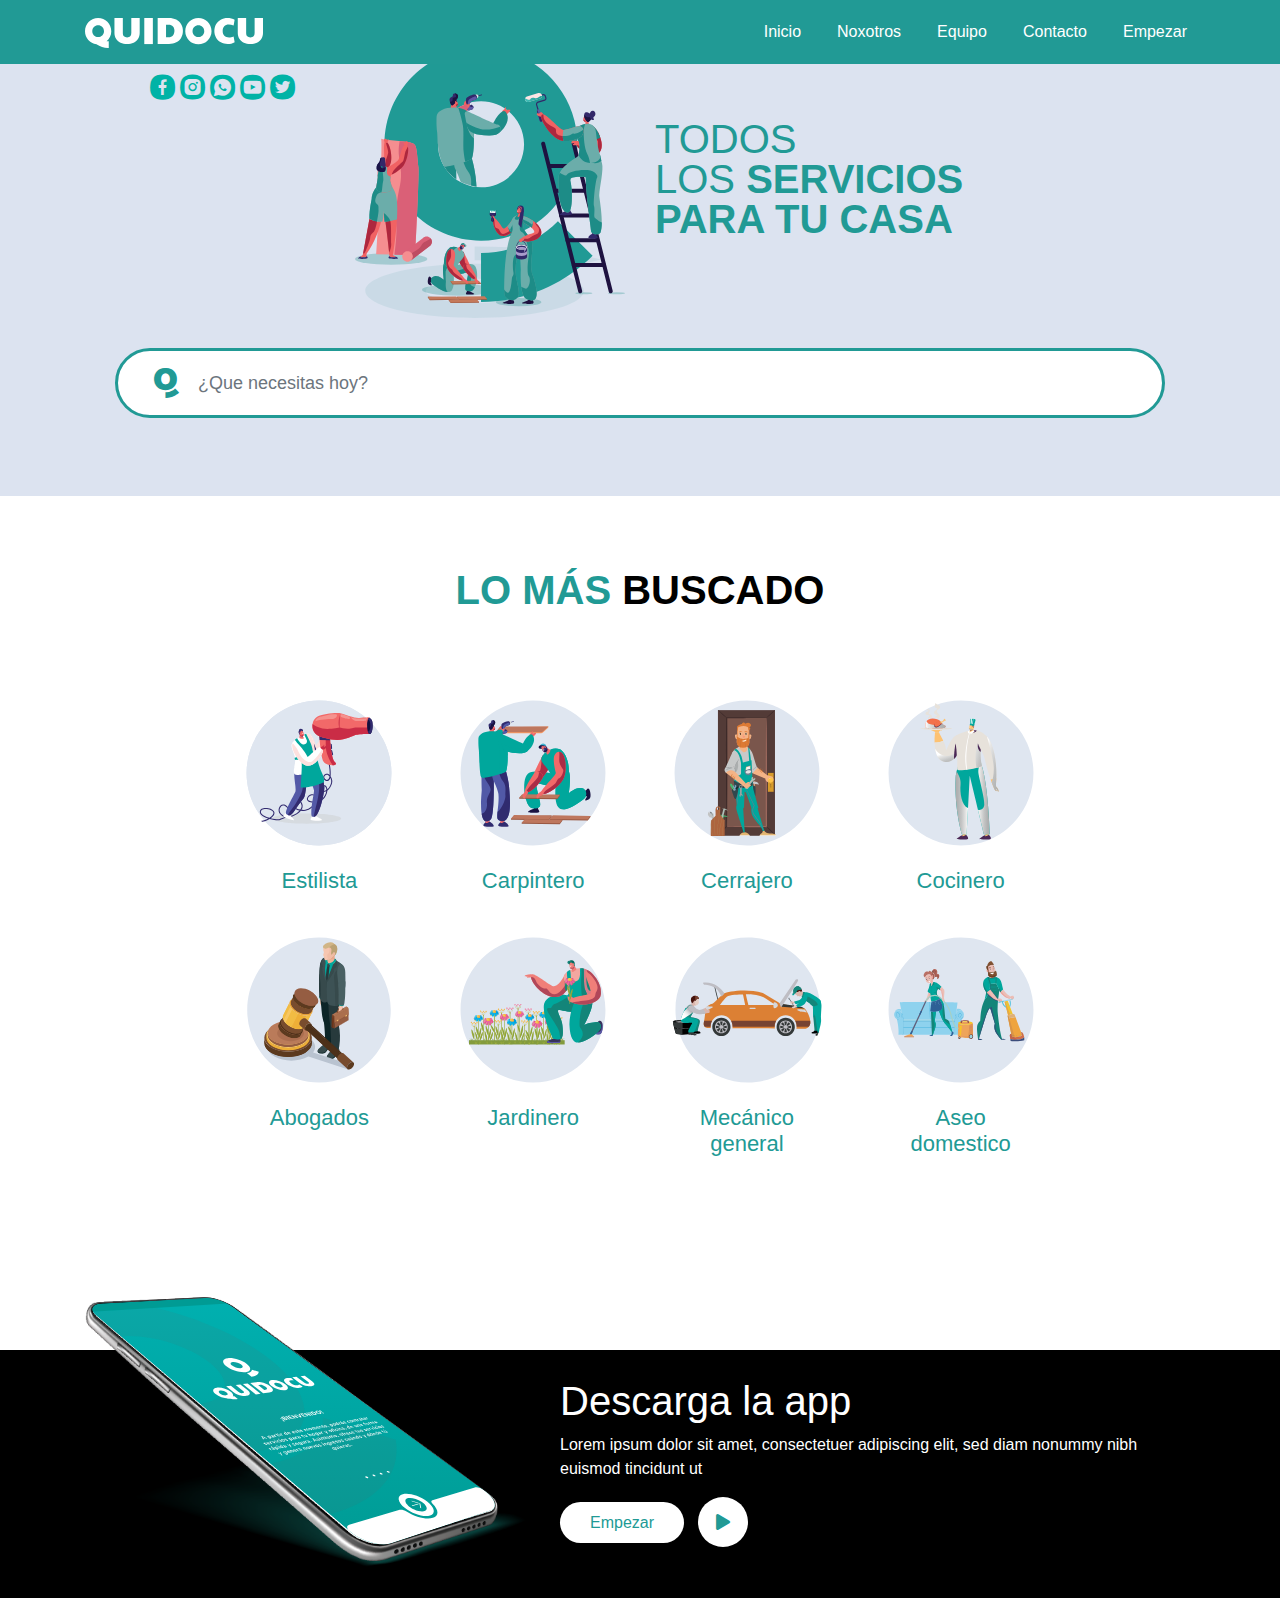
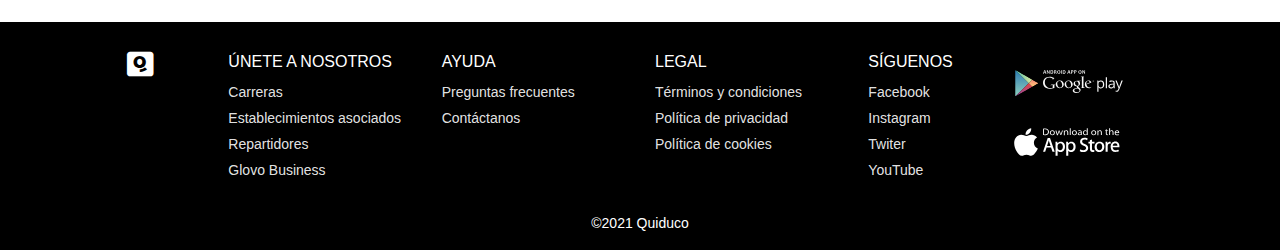
<file: index.html>
<!DOCTYPE html>
<html lang="es" dir="ltr">
   <head>
      <meta charset="utf-8">
      <meta name="viewport" content="width=device-width, initial-scale=1">
      <title>Quidocu</title>
      <!-- favicon -->
      <link rel="shortcut icon" href="images/favicon.png"/>
      <!-- font awesome icons -->
      <link rel="stylesheet" href="css/font-awesome.css">
      <!-- quidocu icons -->
      <link rel="stylesheet" href="css/quidocu-icons.css">
      <!-- main css -->
      <link rel="stylesheet" href="css/style.css">
      <!-- Animate -->
      <link rel="stylesheet" href="css/animate.css">
      <!-- bootstrap css -->
      <link rel="stylesheet" href="css/bootstrap.min.css">
   </head>
   <body>
    <!-- IDEA: NavBar -->
    <nav class="navbar navbar-expand-lg fixed-top">
      <div class="container">
        <a class="navbar-brand" href="#">
        <img src="images/logotipo-quidocu.svg" alt="Quidocu" height="30"></a>
        <button class="navbar-toggler" type="button" data-toggle="collapse" data-target="#collapsibleNavbar">
        <i class="fas fa-bars"></i>
        </button>
        <div class="collapse navbar-collapse" id="collapsibleNavbar">
          <ul class="navbar-nav ml-auto">
            <li class="nav-item">
              <a class="nav-link" href="#">Inicio</a>
            </li>
            <li class="nav-item">
              <a class="nav-link" href="#">Noxotros</a>
            </li>
            <li class="nav-item">
              <a class="nav-link" href="#">Equipo</a>
            </li>
            <li class="nav-item">
              <a class="nav-link" href="#">Contacto</a>
            </li>
            <li class="nav-item">
              <a class="nav-link" href="#">Empezar</a>
            </li>
          </ul>
        </div>
      </div>
    </nav>
    <!-- IDEA: NavBar -->
    <!-- IDEA: Home -->
    <section class="home d-flex align-items-center">
      <div class="container">
        <div class="row iconos-social">
          <a class="href" href="#"><span class="icon icon-fb-quidocu-icon socila-icons"></span></a>
          <a class="href" href="#"><span class="icon icon-ig-quidocu-icon socila-icons"></span></a>
          <a class="href" href="#"><span class="icon icon-whatsapp-quidocu-icon socila-icons"></span></a>
          <a class="href" href="#"><span class="icon icon-youtube-quidocu-icon socila-icons"></span></a>
          <a class="href" href="#"><span class="icon icon-tw-quidocu-icon socila-icons"></span></a>
        </div>
        <div class="row align-items-center">
          <div class="image-home col-lg-6 col-md-6 col-sm-6 col-12">
            <img src="images/quidocu.svg" alt="Quidocu">
          </div>
          <div class="titulo-home col-lg-6 col-md-6 col-sm-6 col-12">
            <h1><span>TODOS<br>LOS</span> SERVICIOS<br>PARA TU CASA</h1>
          </div>
        </div>
              <div class="buscar">
                <div class="row justify-content-center mt-4">
                  <div class="col-lg-12">
                    <span class="icon icon-q-quidocu-icon iconoInput"></span>
                    <input class="form-control" type="text" placeholder="¿Que necesitas hoy?">
                  </div>
                </div>
              </div>
    </section>
    <!-- IDEA: Home -->
    <!-- IDEA: Lo mas buscado -->
    <section class="Top section-padding">
      <div class="container">
        <div class="row  justify-content-center">
          <div class="col-lg-8 col-12">
            <div class="section-title">
              <h2>LO MÁS <span>BUSCADO</span></h2><br>
            </div>
          </div>
        </div>
        <div class="row justify-content-center ima-servisios">
          <div class="col-lg-9">
            <div class="row">
              <div class="imaServicios col-lg-3 col-md-3 col-sm-4 col-6">
                <img src="images/servicios/estilista.svg" alt="Estilista">
                <h2>Estilista</h2>
              </div>
              <div class="imaServicios col-lg-3 col-md-3 col-sm-4 col-6">
                <img src="images/servicios/carpintero.svg" alt="Carpintero">
                <h2>Carpintero</h2>
              </div>
              <div class="imaServicios col-lg-3 col-md-3 col-sm-4 col-6">
                <img src="images/servicios/cerrajero.svg" alt="Cerrajero">
                <h2>Cerrajero</h2>
              </div>
              <div class="imaServicios col-lg-3 col-md-3 col-sm-4 col-6">
                <img src="images/servicios/cocinero.svg" alt="Cocinero">
                <h2>Cocinero</h2>
              </div>
              <div class="imaServicios col-lg-3 col-md-3 col-sm-4 col-6">
                <img src="images/servicios/abogados.svg" alt="Abogados">
                <h2>Abogados</h2>
              </div>
              <div class="imaServicios col-lg-3 col-md-3 col-sm-4 col-6">
                <img src="images/servicios/jardinero.svg" alt="Jardinero">
                <h2>Jardinero</h2>
              </div>
              <div class="imaServicios col-lg-3 col-md-3 col-sm-4 col-6">
                <img src="images/servicios/mecanica-general.svg" alt="Mecanica General">
                <h2>Mecánico<br>general</h2>
              </div>
              <div class="imaServicios col-lg-3 col-md-3 col-sm-4 col-6">
                <img src="images/servicios/aseo-domestico.svg" alt="Aseo Domestico">
                <h2>Aseo<br>domestico</h2>
              </div>
            </div>
          </div>
        </div>
      </div>
    </section>
    <!-- IDEA: Lo mas buscado -->
    <!-- IDEA: Banner -->
    <section class="bannerColor">
      <div class="container">
        <div class="row">
          <div class="col-lg-5 col-md-5 col-sm-6 d-none d-sm-block">
            <img src="images/cel-banner.svg" alt="App Quidocu">
          </div>
          <div class="bannerText justify-content-center col-lg-7 col-md-7 col-sm-6 col-12">
            <h1>Descarga la app</h1>
            <p>Lorem ipsum dolor sit amet, consectetuer adipiscing elit, sed diam nonummy nibh euismod tincidunt ut </p>
            <div class="home-btn">
              <a data-scroll-goto="3" href="#" class="btn-1">Empezar</a>
              <button id="BVideoPlayer" type="button" name="button" class="btn-1 video-play-btn"><i class="fas fa-play"></i></button>
            </div>
          </div>
        </div>
      </div>
    </section>
    <!-- IDEA: Banner -->
    <!-- IDEA: Footer -->
    <footer>
      <div id="espacio">&nbsp;</div>
      <div class="container-fluid footerQuidocu">
        <div class="row justify-content-center">
          <div class="col-lg-1 d-none d-lg-block">
              <i class="icon icon-q-bg-quidocu-icon socila-icons"></i>
          </div>
          <div class="col-lg-2 col-md-3 col-sm-4 col-4">
              <h3>ÚNETE A NOSOTROS</h3>
              <ul>
                <li><a href="#">Carreras</a></li>
                <li><a href="#">Establecimientos asociados</a></li>
                <li><a href="#">Repartidores</a></li>
                <li><a href="#">Glovo Business</a></li>
              </ul>
          </div>
          <div class="col-lg-2 col-md-3 col-sm-4 col-4">
              <h3>AYUDA</h3>
              <ul>
                <li><a href="#inicio">Preguntas frecuentes</a></li>
                <li><a href="#app">Contáctanos</a></li>
              </ul>
          </div>
          <div class="col-lg-2 col-md-3 col-sm-4 col-4">
              <h3>LEGAL</h3>
              <ul>
                <li><a href="#">Términos y condiciones</a></li>
                <li><a href="#">Política de privacidad</a></li>
                <li><a href="#">Política de cookies</a></li>
              </ul>
          </div>
          <div class="col-lg-1 d-none d-none d-lg-block">
              <h3>SÍGUENOS</h3>
              <ul>
                <li><a href="#">Facebook</a></li>
                <li><a href="#">Instagram</a></li>
                <li><a href="#">Twiter</a></li>
                <li><a href="#">YouTube</a></li>
              </ul>
          </div>
          <div class="col-lg-2 col-md-12 text-center">
              <a href="#"><img class="botonDescarga" src="images/btn-android.svg" alt=""> </a>
              <a href="#"><img class="botonDescarga" src="images/btn-ios.svg" alt=""> </a>
          </div>
        </div>
        <div class="row">
          <div class="col-lg-12">
            <p class="copyright-text">&copy;2021 Quiduco</p>
          </div>
        </div>
      </div>
    </footer>
    <!-- IDEA: Footer -->
    <!-- IDEA: VideoPupUp -->
    <div id="VideoPlayer" class="video-popup">
      <div class="video-popup-inner">
        <i onClick="ocultar();" class="fas fa-times video-popup-close"></i>
        <div class="iframe-box">
          <iframe id="player-1" src="https://www.youtube.com/embed/FhL6hx5qaIk" title="YouTube video player" frameborder="0" allow="accelerometer; autoplay; clipboard-write; encrypted-media; gyroscope; picture-in-picture" allowfullscreen></iframe>
        </div>
      </div>
    </div>
    <!-- IDEA: VideoPupUp -->
      <!-- jquery js -->
      <script src="js/jquery.min.js"></script>
      <!-- popper js -->
      <script src="js/popper.min.js"></script>
      <!-- bootstrap js -->
      <script src="js/bootstrap.min.js"></script>
      <!-- main js -->
      <script src="js/main.js"></script>
   </body>
</html>
</file>
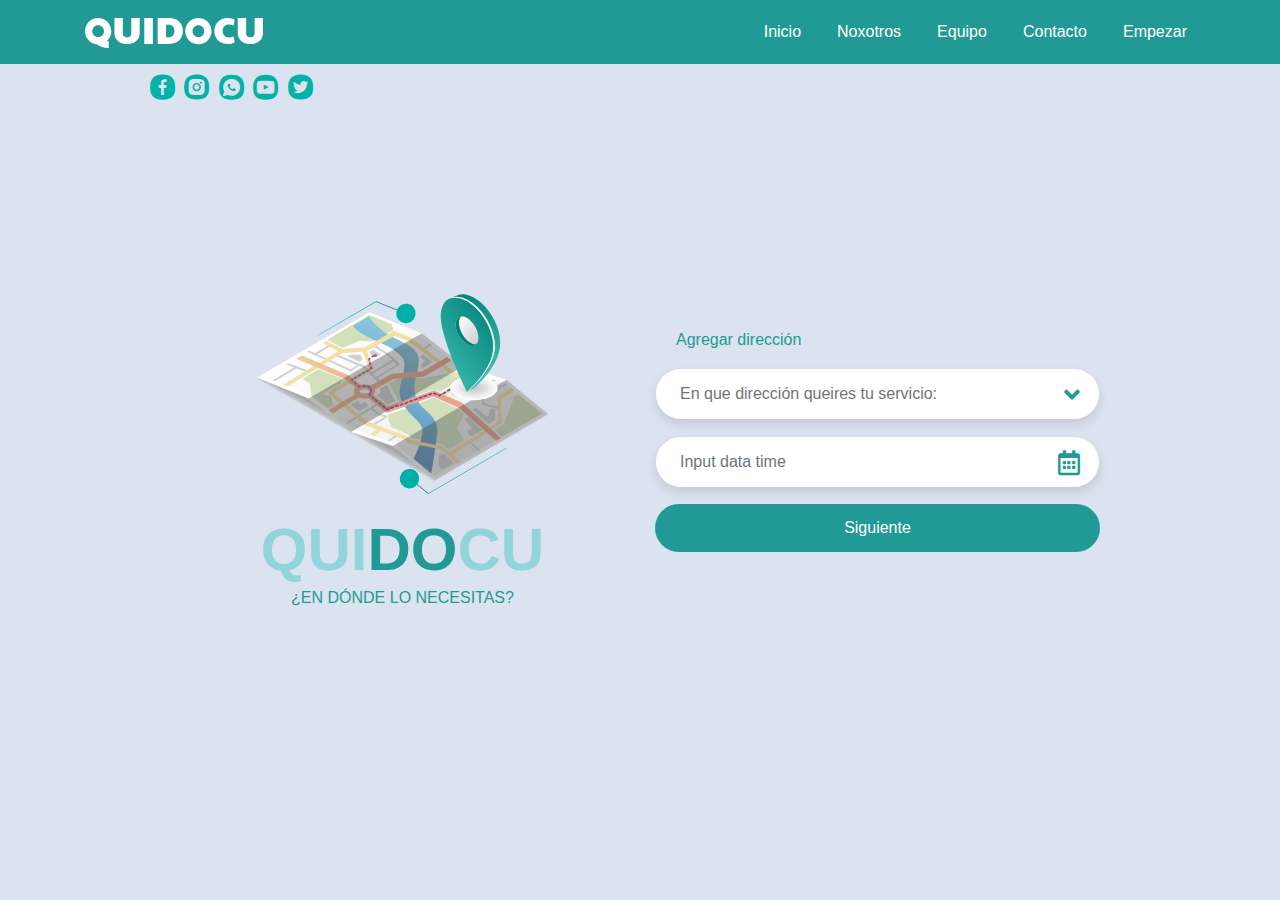
<file: donde.html>
<!DOCTYPE html>
<html lang="es" dir="ltr">
   <head>
      <meta charset="utf-8">
      <meta name="viewport" content="width=device-width, initial-scale=1">
      <title>Quidocu</title>
      <!-- favicon -->
      <link rel="shortcut icon" href="images/favicon.png"/>
      <!-- font awesome icons -->
      <link rel="stylesheet" href="css/font-awesome.css">
      <!-- quidocu icons -->
      <link rel="stylesheet" href="css/quidocu-icons.css">
      <!-- main css -->
      <link rel="stylesheet" href="css/style.css">
      <!-- Animate -->
      <link rel="stylesheet" href="css/animate.css">
      <!-- bootstrap css -->
      <link rel="stylesheet" href="css/bootstrap.min.css">

   </head>
   <body>
    <!-- IDEA: NavBar -->
    <nav class="navbar navbar-expand-lg fixed-top">
      <div class="container">
        <a class="navbar-brand" href="#">
        <img src="images/logotipo-quidocu.svg" alt="Quidocu" height="30"></a>
        <button class="navbar-toggler" type="button" data-toggle="collapse" data-target="#collapsibleNavbar">
        <i class="fas fa-bars"></i>
        </button>
        <div class="collapse navbar-collapse" id="collapsibleNavbar">
          <ul class="navbar-nav ml-auto">
            <li class="nav-item">
              <a class="nav-link" href="#">Inicio</a>
            </li>
            <li class="nav-item">
              <a class="nav-link" href="#">Noxotros</a>
            </li>
            <li class="nav-item">
              <a class="nav-link" href="#">Equipo</a>
            </li>
            <li class="nav-item">
              <a class="nav-link" href="#">Contacto</a>
            </li>
            <li class="nav-item">
              <a class="nav-link" href="#">Empezar</a>
            </li>
          </ul>
        </div>
      </div>
    </nav>
    <!-- IDEA: NavBar -->
    <!-- IDEA: Home -->
    <section class="quien d-flex align-items-center">
      <div class="container">
        <div class="row iconos-social d-none d-sm-block">
          <a class="href" href="#"><span class="icon icon-fb-quidocu-icon socila-icons"></span></a>
          <a class="href" href="#"><span class="icon icon-ig-quidocu-icon socila-icons"></span></a>
          <a class="href" href="#"><span class="icon icon-whatsapp-quidocu-icon socila-icons"></span></a>
          <a class="href" href="#"><span class="icon icon-youtube-quidocu-icon socila-icons"></span></a>
          <a class="href" href="#"><span class="icon icon-tw-quidocu-icon socila-icons"></span></a>
        </div>
        <div class="row align-items-center justify-content-center">
          <div class="itemQuien col-lg-5 col-md-6 col-sm-6 col-12">
            <img src="images/servicios/mapa.svg" alt="Quien puede hacerlo?">
            <h1><span>QUI</span>DO<span>CU</span></h1>
            <p>¿EN DÓNDE LO NECESITAS?</p>
          </div>
          <div class="col-lg-5 col-md-6 col-sm-6 col-12">
            <div class="contact-form">
              <form action="" method="">
                <div class="form-group">
                  <a class="href" href="#" data-toggle="modal" data-target="#exampleModal">Agregar dirección</a>
                </div>
                <div class="form-group">
                  <i class="fas fa-angle-down inputDonde"></i>
                  <select class="form-control inputSelect" name="" id="">
                    <option value="">En que dirección queires tu servicio:</option>
                    <option value="Casa">Mi casa</option>
                    <option value="Apartamento">Casa mamá</option>
                  </select>
                </div>
                <div class="form-group">
                  <i class="far fa-calendar-alt inputDonde"></i>
                  <input class="form-control" type="text" name="" value="" placeholder="Input data time">
                </div>
                <div class="form-group">
                  <button class="btn-2 btn-block">Siguiente</button>
                </div>
              </form>
            </div>
          </div>
        </div>
        <!-- Modal -->
        <div class="modal fade" id="exampleModal" tabindex="-1" aria-labelledby="exampleModalLabel" aria-hidden="true">
          <div class="modal-dialog">
            <div class="modal-content">
              <div class="modal-header">
                <h5 class="modal-title" id="exampleModalLabel">Agregar dirección</h5>
                <button type="button" class="close" data-dismiss="modal" aria-label="Close">
                  <span aria-hidden="true">&times;</span>
                </button>
              </div>
              <div class="modal-body">
                <div class="ubicacion-form">
                  <form class="" action="index.html" method="post">
                    <div class="form-group">
                      <i class="fas fa-search inputDonde"></i>
                      <input class="form-control" type="text" name="" value="" placeholder="Ingresa tu dirección completa">
                    </div>
                    <div class="row">
                      <div class="col-lg-5">
                        <div class="form-group">
                          <i class="fas fa-angle-down inputDonde"></i>
                          <select class="form-control inputSelect" name="" id="">
                            <option value="">Pais:</option>
                            <option value="Guatemala">Guatemala</option>
                            <option value="Honduras">Honduras</option>
                            <option value="El Salvador">El Salvador</option>
                            <option value="Nivaragua">Nicaragua</option>
                            <option value="Costa Rica">Costa Rica</option>
                            <option value="Panama">Panama</option>
                          </select>
                        </div>
                      </div>
                      <div class="col-lg-7">
                        <div class="form-group">
                          <i class="fas fa-angle-down inputDonde"></i>
                          <select class="form-control inputSelect" name="" id="">
                            <option value="">Ciudad / Departamento:</option>
                            <option value="Petén">Petén</option>
                            <option value="Izabal">Izabal</option>
                            <option value="Alta Verapaz">Alta Verapaz</option>
                            <option value="Quiché">Quiché</option>
                            <option value="Huehuetenango">Huehuetenango</option>
                            <option value="Escuintla">Escuintla</option>
                            <option value="San Marcos">San Marcos</option>
                            <option value="Jutiapa">Jutiapa</option>
                            <option value="Baja Verapaz">Baja Verapaz</option>
                            <option value="Santa Rosa">Santa Rosa</option>
                            <option value="Zacapa">Zacapa</option>
                            <option value="Suchitepéquez">Suchitepéquez</option>
                            <option value="Chiquimula">Chiquimula</option>
                            <option value="Guatemala">Guatemala</option>
                            <option value="Jalapa">Jalapa</option>
                            <option value="Chimaltenango">Chimaltenango</option>
                            <option value="Quetzaltenango">Quetzaltenango</option>
                            <option value="El Progreso">El Progreso</option>
                            <option value="Retalhuleu">Retalhuleu</option>
                            <option value="Sololá">Sololá</option>
                            <option value="Totonicapán">Totonicapán</option>
                            <option value="Sacatepéquez">Sacatepéquez</option>
                          </select>
                        </div>
                      </div>
                    </div>
                    <div class="form-group">
                      <i class="fas fa-angle-down inputDonde"></i>
                      <select class="form-control inputSelect" name="" id="">
                        <option value="">Municipio:</option>
                        <option value="Guatemala">Guatemala</option>
                        <option value="Amatitlán">Amatitlán</option>
                        <option value="Chinautla">Chinautla</option>
                        <option value="Chuarrancho">Chuarrancho</option>
                        <option value="Fraijanes">Fraijanes</option>
                        <option value="Mixco">Mixco</option>
                        <option value="Palencia">Palencia</option>
                        <option value="San José del Golfo">San José del Golfo</option>
                        <option value="San José Pinula">San José Pinula</option>
                        <option value="San Juan Sacatepéquez">San Juan Sacatepéquez</option>
                        <option value="San Miguel Petapa">San Miguel Petapa</option>
                        <option value="San Pedro Ayampuc">San Pedro Ayampuc</option>
                        <option value="San Pedro Sacatepéquez">San Pedro Sacatepéquez</option>
                        <option value="San Raymundo">San Raymundo</option>
                        <option value="Santa Catarina Pinula">Santa Catarina Pinula</option>
                      </select>
                    </div>
                    <iframe class="iframeUbicacion"src="https://www.google.com/maps/embed?pb=!1m14!1m12!1m3!1d30879.263057814347!2d-90.5096182604492!3d14.661168849999997!2m3!1f0!2f0!3f0!3m2!1i1024!2i768!4f13.1!5e0!3m2!1ses-419!2sgt!4v1623856910834!5m2!1ses-419!2sgt" style="border:0;" allowfullscreen="" loading="lazy"></iframe>
                    <div class="form-group">
                      <i class="fas fa-angle-down inputDonde"></i>
                      <select class="form-control inputSelect" name="" id="">
                        <option value="">Tipo de dirección:</option>
                        <option value="Casa">Casa</option>
                        <option value="Apartamento">Apartamento</option>
                        <option value="Oficina">Oficina</option>
                      </select>
                    </div>
                    <div class="form-group">
                      <input class="form-control" type="text" name="" value="" placeholder="Nombre de la dirección">
                    </div>
                    <div class="form-group">
                      <textarea class="form-control" name="name" rows="8" cols="80" placeholder="Instrucciones para el socio, Si es necesario, amplie su dirección,Ingrese código de acceso a garita, o de referencias del domicilio. 🙂"></textarea>
                    </div>
                  </form>
                </div>
              </div>
              <div class="modal-footer">
                <a href="#" class="btn-3" data-dismiss="modal">Cerrar</a>
                <a href="#" class="btn-2">Agregar Dirección</a>
              </div>
            </div>
          </div>
        </div>
    </section>
    <!-- IDEA: Home -->
      <!-- jquery js -->
      <script src="js/jquery.min.js"></script>
      <!-- popper js -->
      <script src="js/popper.min.js"></script>
      <!-- bootstrap js -->
      <script src="js/bootstrap.min.js"></script>
      <!-- main js -->
      <script src="js/main.js"></script>

   </body>

</html>
</file>
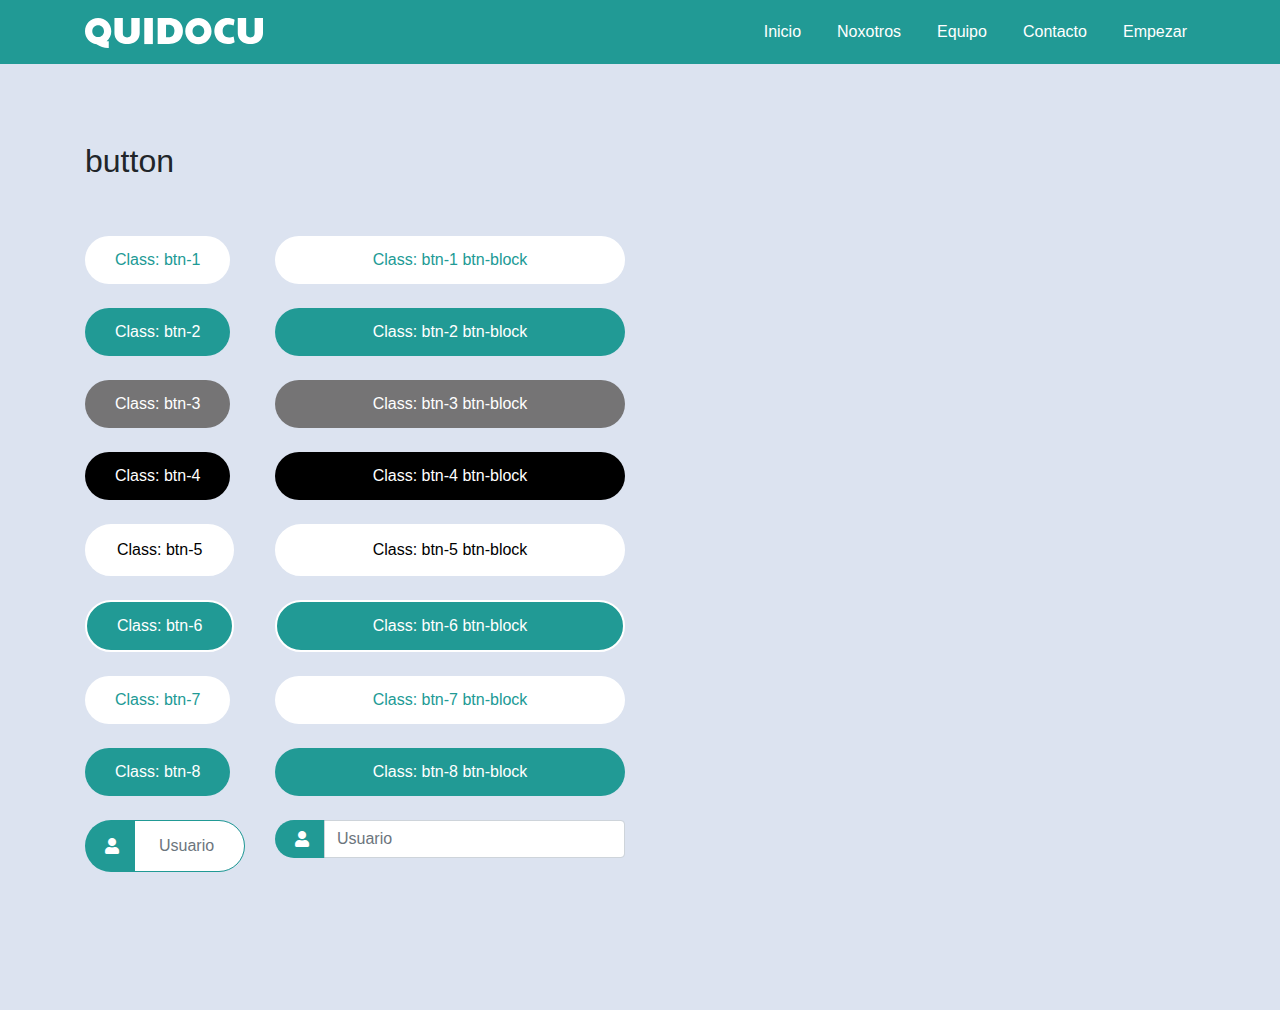
<file: elementos.html>
<!DOCTYPE html>
<html lang="es" dir="ltr">
   <head>
      <meta charset="utf-8">
      <meta name="viewport" content="width=device-width, initial-scale=1">
      <title>Quidocu</title>
      <!-- favicon -->
      <link rel="shortcut icon" href="images/favicon.png"/>
      <!-- font awesome icons -->
      <link rel="stylesheet" href="css/font-awesome.css">
      <!-- quidocu icons -->
      <link rel="stylesheet" href="css/quidocu-icons.css">
      <!-- main css -->
      <link rel="stylesheet" href="css/style.css">
      <!-- Animate -->
      <link rel="stylesheet" href="css/animate.css">
      <!-- bootstrap css -->
      <link rel="stylesheet" href="css/bootstrap.min.css">
   </head>
   <body>
      <!-- IDEA: NavBar -->
      <nav class="navbar navbar-expand-lg fixed-top">
         <div class="container">
           <a class="navbar-brand" href="#">
           <img src="images/logotipo-quidocu.svg" alt="Quidocu" height="30"></a>
            <button class="navbar-toggler" type="button" data-toggle="collapse" data-target="#collapsibleNavbar">
            <i class="fas fa-bars"></i>
            </button>
            <div class="collapse navbar-collapse" id="collapsibleNavbar">
               <ul class="navbar-nav ml-auto">
                  <li class="nav-item">
                     <a class="nav-link" href="#">Inicio</a>
                  </li>
                  <li class="nav-item">
                     <a class="nav-link" href="#">Noxotros</a>
                  </li>
                  <li class="nav-item">
                     <a class="nav-link" href="#">Equipo</a>
                  </li>
                  <li class="nav-item">
                     <a class="nav-link" href="#">Contacto</a>
                  </li>
                  <li class="nav-item">
                     <a class="nav-link" href="#">Empezar</a>
                  </li>
               </ul>
            </div>
         </div>
      </nav>
      <!-- IDEA: NavBar -->
      <!-- IDEA: Home -->
      <section class="quien">
        <div class="container section-padding">
        	<br><h2>button</h2><br><br>
          <div class="row">
            <div class="col-lg-2">
              <button class="btn-1">Class: btn-1</button>
            </div>
            <div class="col-lg-4">
              <button class="btn-1 btn-block">Class: btn-1 btn-block</button>
            </div>
          </div><br>
          <div class="row">
            <div class="col-lg-2">
              <button class="btn-2">Class: btn-2</button>
            </div>
            <div class="col-lg-4">
              <button class="btn-2 btn-block">Class: btn-2 btn-block</button>
            </div>
          </div><br>
          <div class="row">
            <div class="col-lg-2">
              <button class="btn-3">Class: btn-3</button>
            </div>
            <div class="col-lg-4">
              <button class="btn-3 btn-block">Class: btn-3 btn-block</button>
            </div>
          </div><br>
          <div class="row">
            <div class="col-lg-2">
              <button class="btn-4">Class: btn-4</button>
            </div>
            <div class="col-lg-4">
              <button class="btn-4 btn-block">Class: btn-4 btn-block</button>
            </div>
          </div><br>
          <div class="row">
            <div class="col-lg-2">
              <button class="btn-5">Class: btn-5</button>
            </div>
            <div class="col-lg-4">
              <button class="btn-5 btn-block">Class: btn-5 btn-block</button>
            </div>
          </div><br>
          <div class="row">
            <div class="col-lg-2">
              <button class="btn-6">Class: btn-6</button>
            </div>
            <div class="col-lg-4">
              <button class="btn-6 btn-block">Class: btn-6 btn-block</button>
            </div>
          </div><br>
          <div class="row">
            <div class="col-lg-2">
              <button class="btn-7">Class: btn-7</button>
            </div>
            <div class="col-lg-4">
              <button class="btn-7 btn-block">Class: btn-7 btn-block</button>
            </div>
          </div><br>
          <div class="row">
            <div class="col-lg-2">
              <button class="btn-8">Class: btn-8</button>
            </div>
            <div class="col-lg-4">
              <button class="btn-8 btn-block">Class: btn-8 btn-block</button>
            </div>
          </div><br>
          <div class="row">
            <div class="col-lg-2">
              <div class="input-group ubicacion-form">
                <div class="input-group-prepend">
                  <span class="input-group-text"><i class="fas fa-user"></i></span>
                </div>
                <input type="text" class="form-control" placeholder="Usuario">
              </div>
            </div>
            <div class="col-lg-4">
              <div class="input-group form-group">
                <div class="input-group-prepend">
                  <span class="input-group-text"><i class="fas fa-user"></i></span>
                </div>
                <input type="text" class="form-control" placeholder="Usuario">
              </div>
            </div>
          </div>
        </div>
      </section>
      <!-- jquery js -->
      <script src="js/jquery.min.js"></script>
      <!-- popper js -->
      <script src="js/popper.min.js"></script>
      <!-- bootstrap js -->
      <script src="js/bootstrap.min.js"></script>
      <!-- main js -->
      <script src="js/main.js"></script>
   </body>
</html>
</file>
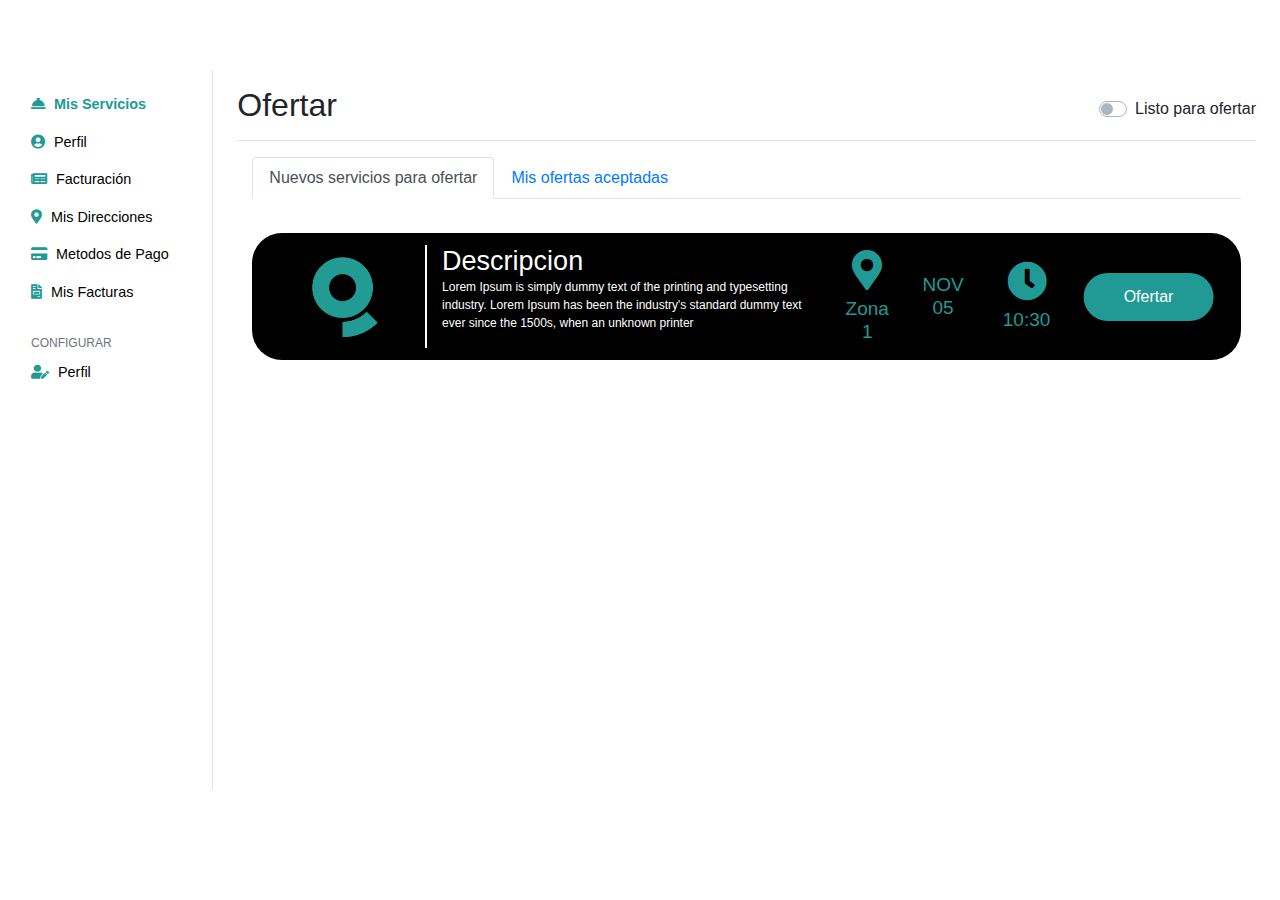
<file: index-socio.html>
<!doctype html>
<html lang="en">
   <head>
     <meta charset="utf-8">
     <meta name="viewport" content="width=device-width, initial-scale=1">
     <title>Quidocu</title>
     <!-- favicon -->
     <link rel="shortcut icon" href="images/favicon-socio.png"/>
     <!-- font awesome icons -->
     <link rel="stylesheet" href="css/font-awesome.css">
     <!-- quidocu icons -->
     <link rel="stylesheet" href="css/quidocu-icons.css">
     <!-- main css -->
     <link rel="stylesheet" href="css/style-socio.css">
     <!-- Animate -->
     <link rel="stylesheet" href="css/animate.css">
     <!-- bootstrap css -->
     <link rel="stylesheet" href="css/bootstrap.min.css">
   </head>
   <body>
     <!-- IDEA: NavBar -->
     <nav class="navbar navbar-expand-lg fixed-top">
       <div class="container-fluid">
         <a class="navbar-brand" href="#">
         <img src="images/logotipo-quidocu.svg" alt="Quidocu" height="30"></a>
         <button class="navbar-toggler" type="button" data-toggle="collapse" data-target="#collapsibleNavbar">
         <i class="fas fa-bars"></i>
         </button>
         <div class="collapse navbar-collapse" id="collapsibleNavbar">
           <ul class="navbar-nav ml-auto">
             <li class="nav-item">
               <a class="nav-link" href="#">Inicio</a>
             </li>
             <li class="nav-item">
               <a class="nav-link" href="#">Noxotros</a>
             </li>
             <li class="nav-item">
               <a class="nav-link" href="#">Equipo</a>
             </li>
             <li class="nav-item">
               <a class="nav-link" href="#">Contacto</a>
             </li>
             <li class="nav-item">
               <a class="nav-link" href="#">Empezar</a>
             </li>
           </ul>
         </div>
       </div>
     </nav>
     <!-- IDEA: NavBar -->
      <div class="container-fluid section-padding">
         <div class="row">
            <nav class="col-md-3 col-lg-2 d-md-block sidebar">
               <div class="pt-3">
                  <ul class="nav flex-column">
                    <li class="nav-item">
                       <a class="nav-link active" aria-current="page" href="#"><i class="fas fa-concierge-bell"></i> Mis Servicios</a>
                    </li>
                     <li class="nav-item">
                        <a class="nav-link" aria-current="page" href="#"><i class="fas fa-user-circle"></i> Perfil</a>
                     </li>
                     <li class="nav-item">
                        <a class="nav-link" aria-current="page" href="#"><i class="fas fa-newspaper"></i> Facturación</a>
                     </li>

                     <li class="nav-item">
                        <a class="nav-link" aria-current="page" href="#"><i class="fas fa-map-marker-alt"></i> Mis Direcciones</a>
                     </li>
                     <li class="nav-item">
                        <a class="nav-link" aria-current="page" href="#"><i class="fas fa-credit-card"></i> Metodos de Pago</a>
                     </li>
                     <li class="nav-item">
                        <a class="nav-link" aria-current="page" href="#"><i class="fas fa-file-invoice"></i> Mis Facturas</a>
                     </li>
                  </ul>
                  <h6 class="sidebar-heading d-flex justify-content-between align-items-center px-3 mt-4 mb-1 text-muted">
                     <span>Configurar</span>
                     <a class="link-secondary" href="#" aria-label="Add a new report">
                     <span data-feather="plus-circle"></span>
                     </a>
                  </h6>
                  <ul class="nav flex-column mb-2">
                    <li class="nav-item">
                       <a class="nav-link" aria-current="page" href="#"><i class="fas fa-user-edit"></i> Perfil</a>
                    </li>
                  </ul>
               </div>
            </nav>
            <main class="col-md-9 ms-sm-auto col-lg-10 px-md-4">
               <div class="d-flex justify-content-between flex-wrap flex-md-nowrap align-items-center pt-3 pb-2 mb-3 border-bottom">
                  <h2>Ofertar</h2>
                  <div class="custom-control custom-switch">
                    <input type="checkbox" class="custom-control-input" id="customSwitches">
                    <label class="custom-control-label" for="customSwitches">Listo para ofertar</label>
                  </div>
               </div>
               <section>
                 <div class="container">

                   <ul class="nav nav-tabs" role="tablist">
                       <li class="nav-item">
                         <a class="nav-link active" data-toggle="tab" href="#home">Nuevos servicios para ofertar</a>
                       </li>
                       <li class="nav-item">
                         <a class="nav-link" data-toggle="tab" href="#menu1">Mis ofertas aceptadas</a>
                       </li>
                     </ul>

                     <!-- Tab panes -->
                     <div class="tab-content">
                       <div id="home" class="container tab-pane active"><br>
                         <div class="row ofertasAbiertas">
                           <div class="col-lg-2 col-md-1">
                             <img src="images/favicon.png" alt="Quidocu">
                           </div>
                           <div class="col-lg-5 col-md-5 descripcionOferta">
                             <h1>Descripcion</h1>
                             <p>Lorem Ipsum is simply dummy text of the printing and typesetting industry. Lorem Ipsum has been the industry's standard dummy text ever since the 1500s, when an unknown printer</p>
                           </div>
                           <div class="col-lg-1 d-flex align-items-center">
                             <center><i class="fas fa-map-marker-alt"></i><h5>Zona 1</h5></center>
                           </div>
                           <div class="col-lg-1 d-flex align-items-center">
                             <center><h5>NOV</h5><h5>05</h5></center>
                           </div>
                           <div class="col-lg-1 d-flex align-items-center">
                             <center><i class="fas fa-clock"></i><h5>10:30</h5></center>
                           </div>
                           <div class="col-lg-2">
                             <button class="btn-8 btn-block" type="button" onclick="location.href='ofertar.html'">Ofertar</button>
                           </div>
                         </div>
                       </div>
                       <div id="menu1" class="container tab-pane fade"><br>
                         <div class="row ofertasAbiertas">
                           <div class="col-lg-2 col-md-1">
                             <img src="images/favicon.png" alt="Quidocu">
                           </div>
                           <div class="col-lg-5 col-md-5 descripcionOferta">
                             <h1>Descripcion</h1>
                             <p>Lorem Ipsum is simply dummy text of the printing and typesetting industry. Lorem Ipsum has been the industry's standard dummy text ever since the 1500s, when an unknown printer</p>
                           </div>
                           <div class="col-lg-1 d-flex align-items-center">
                             <center><i class="fas fa-map-marker-alt"></i><h5>Zona 1</h5></center>
                           </div>
                           <div class="col-lg-1 d-flex align-items-center">
                             <center><h5>NOV</h5><h5>05</h5></center>
                           </div>
                           <div class="col-lg-1 d-flex align-items-center">
                             <center><i class="fas fa-clock"></i><h5>10:30</h5></center>
                           </div>
                           <div class="col-lg-2">
                             <button class="btn-2 btn-block" type="button" onclick="location.href='oferta-aceptada.html'">Ver detalle</button>
                           </div>
                         </div>
                       </div>
                     </div>


                 </div>
               </section>
            </main>
         </div>
      </div>
      <!-- jquery js -->
      <script src="js/jquery.min.js"></script>
      <!-- popper js -->
      <script src="js/popper.min.js"></script>
      <!-- bootstrap js -->
      <script src="js/bootstrap.min.js"></script>
      <!-- main js -->
      <script src="js/main.js"></script>
   </body>
</html>
</file>
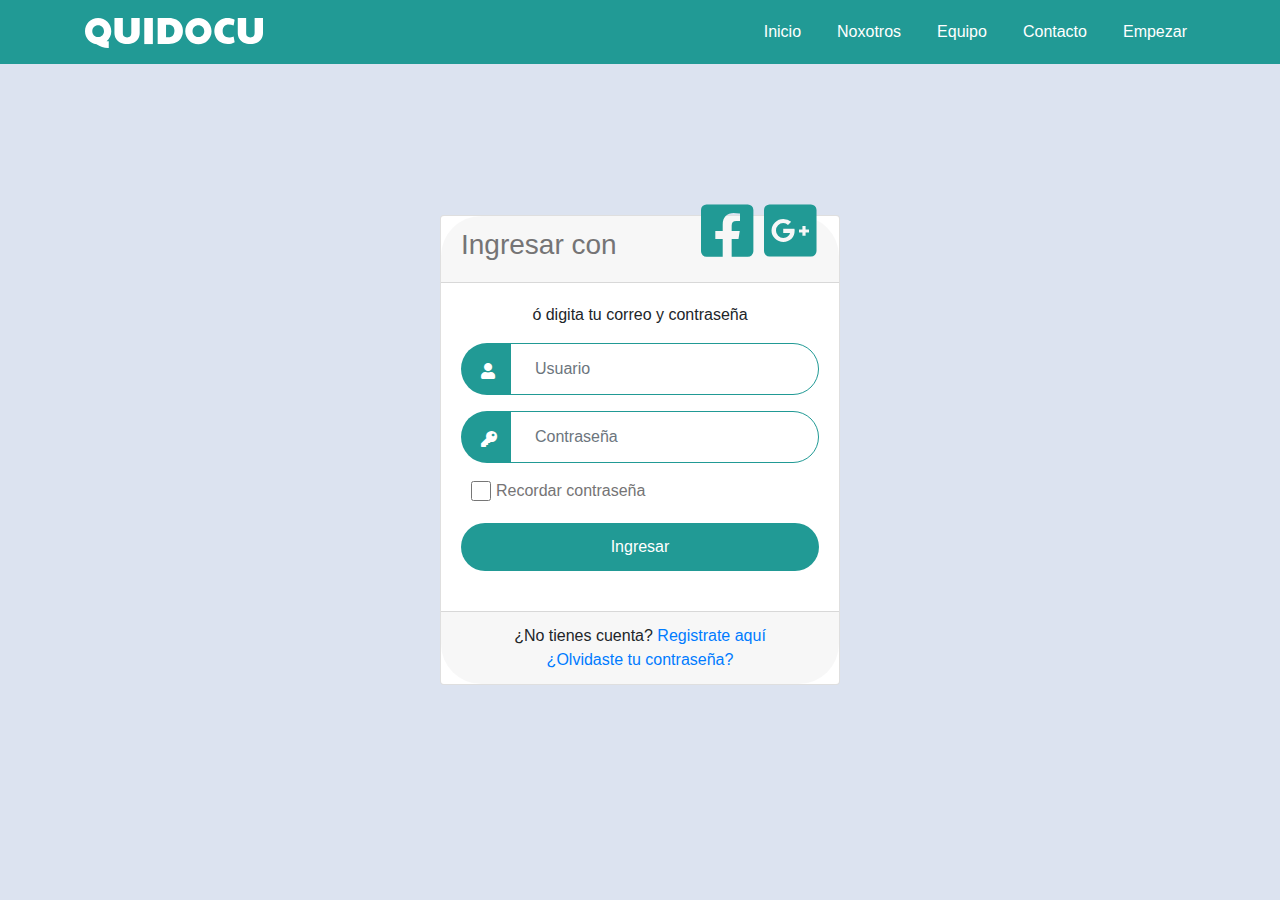
<file: login.html>
<!DOCTYPE html>
<html lang="es" dir="ltr">
   <head>
      <meta charset="utf-8">
      <meta name="viewport" content="width=device-width, initial-scale=1">
      <title>Quidocu</title>
      <!-- favicon -->
      <link rel="shortcut icon" href="images/favicon.png"/>
      <!-- font awesome icons -->
      <link rel="stylesheet" href="css/font-awesome.css">
      <!-- quidocu icons -->
      <link rel="stylesheet" href="css/quidocu-icons.css">
      <!-- main css -->
      <link rel="stylesheet" href="css/style.css">
      <!-- Animate -->
      <link rel="stylesheet" href="css/animate.css">
      <!-- bootstrap css -->
      <link rel="stylesheet" href="css/bootstrap.min.css">
   </head>
   <body>
      <!-- IDEA: NavBar -->
      <nav class="navbar navbar-expand-lg fixed-top">
         <div class="container">
           <a class="navbar-brand" href="#">
           <img src="images/logotipo-quidocu.svg" alt="Quidocu" height="30"></a>
            <button class="navbar-toggler" type="button" data-toggle="collapse" data-target="#collapsibleNavbar">
            <i class="fas fa-bars"></i>
            </button>
            <div class="collapse navbar-collapse" id="collapsibleNavbar">
               <ul class="navbar-nav ml-auto">
                  <li class="nav-item">
                     <a class="nav-link" href="#">Inicio</a>
                  </li>
                  <li class="nav-item">
                     <a class="nav-link" href="#">Noxotros</a>
                  </li>
                  <li class="nav-item">
                     <a class="nav-link" href="#">Equipo</a>
                  </li>
                  <li class="nav-item">
                     <a class="nav-link" href="#">Contacto</a>
                  </li>
                  <li class="nav-item">
                     <a class="nav-link" href="#">Empezar</a>
                  </li>
               </ul>
            </div>
         </div>
      </nav>
      <!-- IDEA: NavBar -->
      <!-- IDEA: Home -->
      <section class="quien d-flex align-items-center">
      <div class="container">
      	<div class="d-flex justify-content-center h-100">
      		<div class="card">
      			<div class="card-header">
      				<h3>Ingresar con</h3>
      				<div class="d-flex justify-content-end social_icon">
      					<span><i class="fab fa-facebook-square"></i></span>
      					<span><i class="fab fa-google-plus-square"></i></span>
      				</div>
      			</div>
      			<div class="card-body">
      				<form class="ubicacion-form">
                <div class="form-group">
      						<center>ó digita tu correo y contraseña</center>
      					</div>
      					<div class="input-group form-group">
      						<div class="input-group-prepend">
      							<span class="input-group-text"><i class="fas fa-user"></i></span>
      						</div>
      						<input type="text" class="form-control" placeholder="Usuario">
      					</div>
      					<div class="input-group form-group">
      						<div class="input-group-prepend">
      							<span class="input-group-text"><i class="fas fa-key"></i></span>
      						</div>
      						<input type="password" class="form-control" placeholder="Contraseña">
      					</div>
      					<div class="row align-items-center remember">
      						<input type="checkbox">Recordar contraseña
      					</div>
      					<div class="form-group">
      						<button class="btn-2 btn-block" type="button" onclick="location.href='index.html'">Ingresar</button>
      					</div>
      				</form>
      			</div>
      			<div class="card-footer">
      				<div class="d-flex justify-content-center">
      					¿No tienes cuenta?&nbsp;<a href="registro.html">Registrate aquí</a>
      				</div>
      				<div class="d-flex justify-content-center">
      					<a href="recuperar.html">¿Olvidaste tu contraseña?</a>
      				</div>
      			</div>
      		</div>
      	</div>
      </div>
   </section>
      <!-- jquery js -->
      <script src="js/jquery.min.js"></script>
      <!-- popper js -->
      <script src="js/popper.min.js"></script>
      <!-- bootstrap js -->
      <script src="js/bootstrap.min.js"></script>
      <!-- main js -->
      <script src="js/main.js"></script>
   </body>
</html>
</file>
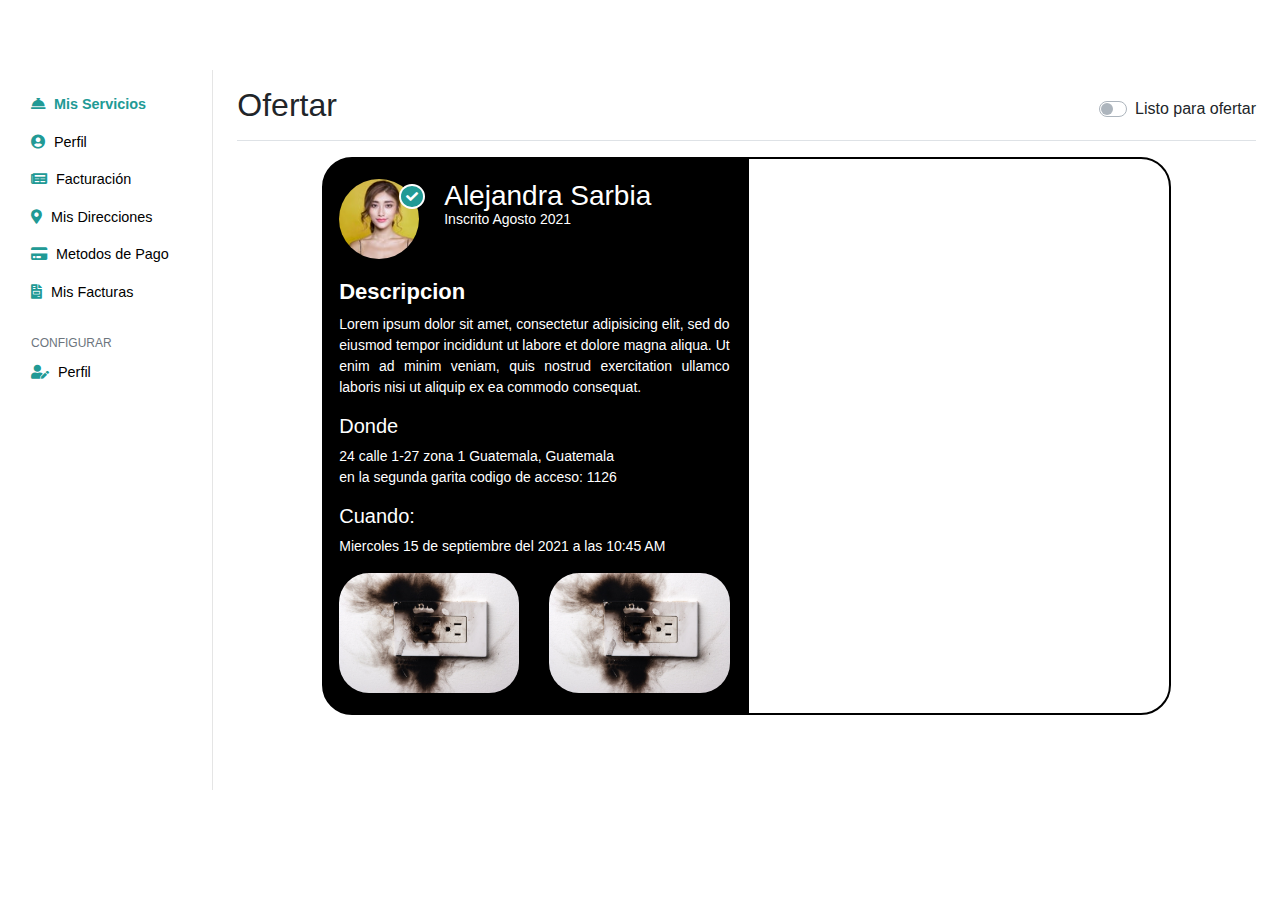
<file: oferta-aceptada.html>
<!doctype html>
<html lang="en">
   <head>
     <meta charset="utf-8">
     <meta name="viewport" content="width=device-width, initial-scale=1">
     <title>Quidocu</title>
     <!-- favicon -->
     <link rel="shortcut icon" href="images/favicon-socio.png"/>
     <!-- font awesome icons -->
     <link rel="stylesheet" href="css/font-awesome.css">
     <!-- quidocu icons -->
     <link rel="stylesheet" href="css/quidocu-icons.css">
     <!-- main css -->
     <link rel="stylesheet" href="css/style-socio.css">
     <!-- Animate -->
     <link rel="stylesheet" href="css/animate.css">
     <!-- bootstrap css -->
     <link rel="stylesheet" href="css/bootstrap.min.css">
   </head>
   <body>
     <!-- IDEA: NavBar -->
     <nav class="navbar navbar-expand-lg fixed-top">
       <div class="container-fluid">
         <a class="navbar-brand" href="#">
         <img src="images/logotipo-quidocu.svg" alt="Quidocu" height="30"></a>
         <button class="navbar-toggler" type="button" data-toggle="collapse" data-target="#collapsibleNavbar">
         <i class="fas fa-bars"></i>
         </button>
         <div class="collapse navbar-collapse" id="collapsibleNavbar">
           <ul class="navbar-nav ml-auto">
             <li class="nav-item">
               <a class="nav-link" href="#">Inicio</a>
             </li>
             <li class="nav-item">
               <a class="nav-link" href="#">Noxotros</a>
             </li>
             <li class="nav-item">
               <a class="nav-link" href="#">Equipo</a>
             </li>
             <li class="nav-item">
               <a class="nav-link" href="#">Contacto</a>
             </li>
             <li class="nav-item">
               <a class="nav-link" href="#">Empezar</a>
             </li>
           </ul>
         </div>
       </div>
     </nav>
     <!-- IDEA: NavBar -->
      <div class="container-fluid section-padding">
         <div class="row">
            <nav class="col-md-3 col-lg-2 d-md-block sidebar">
               <div class="pt-3">
                  <ul class="nav flex-column">
                    <li class="nav-item">
                       <a class="nav-link active" aria-current="page" href="#"><i class="fas fa-concierge-bell"></i> Mis Servicios</a>
                    </li>
                     <li class="nav-item">
                        <a class="nav-link" aria-current="page" href="#"><i class="fas fa-user-circle"></i> Perfil</a>
                     </li>
                     <li class="nav-item">
                        <a class="nav-link" aria-current="page" href="#"><i class="fas fa-newspaper"></i> Facturación</a>
                     </li>

                     <li class="nav-item">
                        <a class="nav-link" aria-current="page" href="#"><i class="fas fa-map-marker-alt"></i> Mis Direcciones</a>
                     </li>
                     <li class="nav-item">
                        <a class="nav-link" aria-current="page" href="#"><i class="fas fa-credit-card"></i> Metodos de Pago</a>
                     </li>
                     <li class="nav-item">
                        <a class="nav-link" aria-current="page" href="#"><i class="fas fa-file-invoice"></i> Mis Facturas</a>
                     </li>
                  </ul>
                  <h6 class="sidebar-heading d-flex justify-content-between align-items-center px-3 mt-4 mb-1 text-muted">
                     <span>Configurar</span>
                     <a class="link-secondary" href="#" aria-label="Add a new report">
                     <span data-feather="plus-circle"></span>
                     </a>
                  </h6>
                  <ul class="nav flex-column mb-2">
                    <li class="nav-item">
                       <a class="nav-link" aria-current="page" href="#"><i class="fas fa-user-edit"></i> Perfil</a>
                    </li>
                  </ul>
               </div>
            </nav>
            <main class="col-md-9 ms-sm-auto col-lg-10 px-md-4">
               <div class="d-flex justify-content-between flex-wrap flex-md-nowrap align-items-center pt-3 pb-2 mb-3 border-bottom">
                  <h2>Ofertar</h2>
                  <div class="custom-control custom-switch">
                    <input type="checkbox" class="custom-control-input" id="customSwitches">
                    <label class="custom-control-label" for="customSwitches">Listo para ofertar</label>
                  </div>
               </div>
               <section>
                 <div class="container">
                   <div class="row justify-content-center">
                    <div class="col-lg-5 col-sm-12 ofertarCaja">
                      <div class="headerOfertar">
                        <img src="images/socios/01.jpeg" alt="profile-image" class="profile"/>
                        <span class="badge rounded-circle"><i class="fas fa-check"></i></span>
                        <h3>Alejandra Sarbia</h3>
                        <p>Inscrito Agosto 2021</p>
                      </div>
                      <div class="bodyOfertar">
                        <h3>Descripcion</h3>
                        <p>Lorem ipsum dolor sit amet, consectetur adipisicing elit, sed do eiusmod tempor incididunt ut labore et dolore magna aliqua. Ut enim ad minim veniam, quis nostrud exercitation ullamco laboris nisi ut aliquip ex ea commodo consequat.</p>
                        <h5>Donde</h5><p>24 calle 1-27 zona 1 Guatemala, Guatemala<br>en la segunda garita codigo de acceso: 1126</p>
                        <h5>Cuando:</h5><p>Miercoles 15 de septiembre del 2021 a las 10:45 AM</p>
                        <div class="row">
                          <div class="col">
                            <img id="myImg" src="images/quidocus/enchufe-quemado.jpeg" alt="" style="width:100%;max-width:300px">
                          </div>
                          <div class="col">
                            <img id="myImg" src="images/quidocus/enchufe-quemado.jpeg" alt="Snow" style="width:100%;max-width:300px">
                          </div>
                        </div>
                      </div>
                    </div>
                    <div class="col-lg-5 ofertarCajaWa">
                      <iframe class="iframeUbicacionoferta"src="https://www.google.com/maps/embed?pb=!1m14!1m12!1m3!1d30879.263057814347!2d-90.5096182604492!3d14.661168849999997!2m3!1f0!2f0!3f0!3m2!1i1024!2i768!4f13.1!5e0!3m2!1ses-419!2sgt!4v1623856910834!5m2!1ses-419!2sgt" style="border:0;" allowfullscreen="" loading="lazy"></iframe>
                    </div>
                  </div>
                 </div>
               </section>
            </main>
         </div>
      </div>
      <!-- The Modal -->
      <div id="myModal" class="modal">
        <span class="closeX">X</span>
        <img class="modal-content" id="img01">
        <div id="caption"></div>
      </div>
      <!-- jquery js -->
      <script src="js/jquery.min.js"></script>
      <!-- popper js -->
      <script src="js/popper.min.js"></script>
      <!-- bootstrap js -->
      <script src="js/bootstrap.min.js"></script>
      <!-- main js -->
      <script src="js/main.js"></script>
   </body>
</html>
</file>
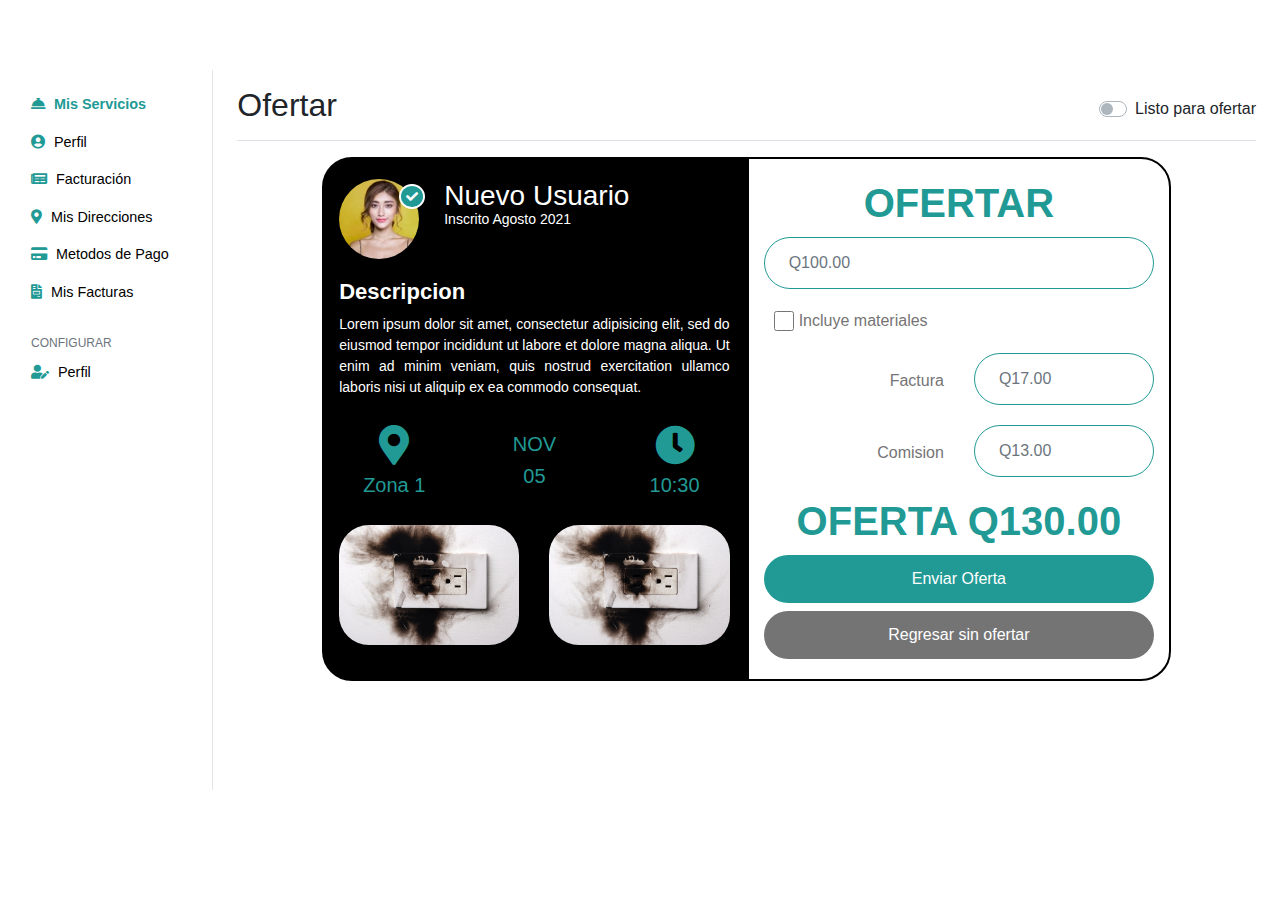
<file: ofertar.html>
<!doctype html>
<html lang="en">
   <head>
     <meta charset="utf-8">
     <meta name="viewport" content="width=device-width, initial-scale=1">
     <title>Quidocu</title>
     <!-- favicon -->
     <link rel="shortcut icon" href="images/favicon-socio.png"/>
     <!-- font awesome icons -->
     <link rel="stylesheet" href="css/font-awesome.css">
     <!-- quidocu icons -->
     <link rel="stylesheet" href="css/quidocu-icons.css">
     <!-- main css -->
     <link rel="stylesheet" href="css/style-socio.css">
     <!-- Animate -->
     <link rel="stylesheet" href="css/animate.css">
     <!-- bootstrap css -->
     <link rel="stylesheet" href="css/bootstrap.min.css">
   </head>
   <body>
     <!-- IDEA: NavBar -->
     <nav class="navbar navbar-expand-lg fixed-top">
       <div class="container-fluid">
         <a class="navbar-brand" href="#">
         <img src="images/logotipo-quidocu.svg" alt="Quidocu" height="30"></a>
         <button class="navbar-toggler" type="button" data-toggle="collapse" data-target="#collapsibleNavbar">
         <i class="fas fa-bars"></i>
         </button>
         <div class="collapse navbar-collapse" id="collapsibleNavbar">
           <ul class="navbar-nav ml-auto">
             <li class="nav-item">
               <a class="nav-link" href="#">Inicio</a>
             </li>
             <li class="nav-item">
               <a class="nav-link" href="#">Noxotros</a>
             </li>
             <li class="nav-item">
               <a class="nav-link" href="#">Equipo</a>
             </li>
             <li class="nav-item">
               <a class="nav-link" href="#">Contacto</a>
             </li>
             <li class="nav-item">
               <a class="nav-link" href="#">Empezar</a>
             </li>
           </ul>
         </div>
       </div>
     </nav>
     <!-- IDEA: NavBar -->
      <div class="container-fluid section-padding">
         <div class="row">
            <nav class="col-md-3 col-lg-2 d-md-block sidebar">
               <div class="pt-3">
                  <ul class="nav flex-column">
                    <li class="nav-item">
                       <a class="nav-link active" aria-current="page" href="#"><i class="fas fa-concierge-bell"></i> Mis Servicios</a>
                    </li>
                     <li class="nav-item">
                        <a class="nav-link" aria-current="page" href="#"><i class="fas fa-user-circle"></i> Perfil</a>
                     </li>
                     <li class="nav-item">
                        <a class="nav-link" aria-current="page" href="#"><i class="fas fa-newspaper"></i> Facturación</a>
                     </li>

                     <li class="nav-item">
                        <a class="nav-link" aria-current="page" href="#"><i class="fas fa-map-marker-alt"></i> Mis Direcciones</a>
                     </li>
                     <li class="nav-item">
                        <a class="nav-link" aria-current="page" href="#"><i class="fas fa-credit-card"></i> Metodos de Pago</a>
                     </li>
                     <li class="nav-item">
                        <a class="nav-link" aria-current="page" href="#"><i class="fas fa-file-invoice"></i> Mis Facturas</a>
                     </li>
                  </ul>
                  <h6 class="sidebar-heading d-flex justify-content-between align-items-center px-3 mt-4 mb-1 text-muted">
                     <span>Configurar</span>
                     <a class="link-secondary" href="#" aria-label="Add a new report">
                     <span data-feather="plus-circle"></span>
                     </a>
                  </h6>
                  <ul class="nav flex-column mb-2">
                    <li class="nav-item">
                       <a class="nav-link" aria-current="page" href="#"><i class="fas fa-user-edit"></i> Perfil</a>
                    </li>
                  </ul>
               </div>
            </nav>
            <main class="col-md-9 ms-sm-auto col-lg-10 px-md-4">
               <div class="d-flex justify-content-between flex-wrap flex-md-nowrap align-items-center pt-3 pb-2 mb-3 border-bottom">
                  <h2>Ofertar</h2>
                  <div class="custom-control custom-switch">
                    <input type="checkbox" class="custom-control-input" id="customSwitches">
                    <label class="custom-control-label" for="customSwitches">Listo para ofertar</label>
                  </div>
               </div>
               <section>
                 <div class="container">
                   <div class="row justify-content-center">
                    <div class="col-lg-5 col-sm-12 ofertarCaja">
                      <div class="headerOfertar">
                        <img src="images/socios/01.jpeg" alt="profile-image" class="profile"/>
                        <span class="badge rounded-circle"><i class="fas fa-check"></i></span>
                        <h3>Nuevo Usuario</h3>
                        <p>Inscrito Agosto 2021</p>
                      </div>
                      <div class="bodyOfertar">
                        <h3>Descripcion</h3>
                        <p>Lorem ipsum dolor sit amet, consectetur adipisicing elit, sed do eiusmod tempor incididunt ut labore et dolore magna aliqua. Ut enim ad minim veniam, quis nostrud exercitation ullamco laboris nisi ut aliquip ex ea commodo consequat.</p>
                        <div class="row detalleOfertar d-flex align-items-center">
                          <div class="col">
                            <center><i class="fas fa-map-marker-alt"></i><h5>Zona 1</h5></center>
                          </div>
                          <div class="col">
                            <center><h5>NOV</h5><h5>05</h5></center>
                          </div>
                          <div class="col">
                            <center><i class="fas fa-clock"></i><h5>10:30</h5></center>
                          </div>
                        </div>
                        <div class="row">
                          <div class="col">
                            <img id="myImg" src="images/quidocus/enchufe-quemado.jpeg" alt="" style="width:100%;max-width:300px">
                          </div>
                          <div class="col">
                            <img id="myImg" src="images/quidocus/enchufe-quemado.jpeg" alt="Snow" style="width:100%;max-width:300px">
                          </div>
                        </div>
                      </div>
                    </div>
                    <div class="col-lg-5 ofertarCajaW">
                      <h2>Ofertar</h2>
                      <form class="" action="" method="post">
                        <div class="ubicacion-form">
                          <input class="form-control" type="text" name="" value="" placeholder="Q100.00">
                        </div>
                        <div class="row align-items-center remember">
              						<input type="checkbox">Incluye materiales
              					</div>
                      </form>
                      <div class="row d-flex align-items-center">
                        <div class="col">
                          <p>Factura</p>
                        </div>
                        <div class="col">
                          <div class="ubicacion-form">
                            <input class="form-control" type="text" name="" value="" placeholder="Q17.00">
                          </div>
                        </div>
                      </div>
                      <div class="row d-flex align-items-center">
                        <div class="col">
                          <p>Comision</p>
                        </div>
                        <div class="col">
                          <div class="ubicacion-form">
                            <input class="form-control" type="text" name="" value="" placeholder="Q13.00">
                          </div>
                        </div>
                      </div>
                      <h2>Oferta Q130.00</h2>
                      <div>
                        <button class="btn-2 btn-block" type="button" onclick="location.href='ofertar.html'">Enviar Oferta</button>
                        <button class="btn-3 btn-block" type="button" onclick="history.back()">Regresar sin ofertar</button>
                      </div>
                    </div>
                  </div>
                 </div>
               </section>
            </main>
         </div>
      </div>
      <!-- The Modal -->
      <div id="myModal" class="modal">
        <span class="closeX">X</span>
        <img class="modal-content" id="img01">
        <div id="caption"></div>
      </div>
      <!-- jquery js -->
      <script src="js/jquery.min.js"></script>
      <!-- popper js -->
      <script src="js/popper.min.js"></script>
      <!-- bootstrap js -->
      <script src="js/bootstrap.min.js"></script>
      <!-- main js -->
      <script src="js/main.js"></script>
   </body>
</html>
</file>
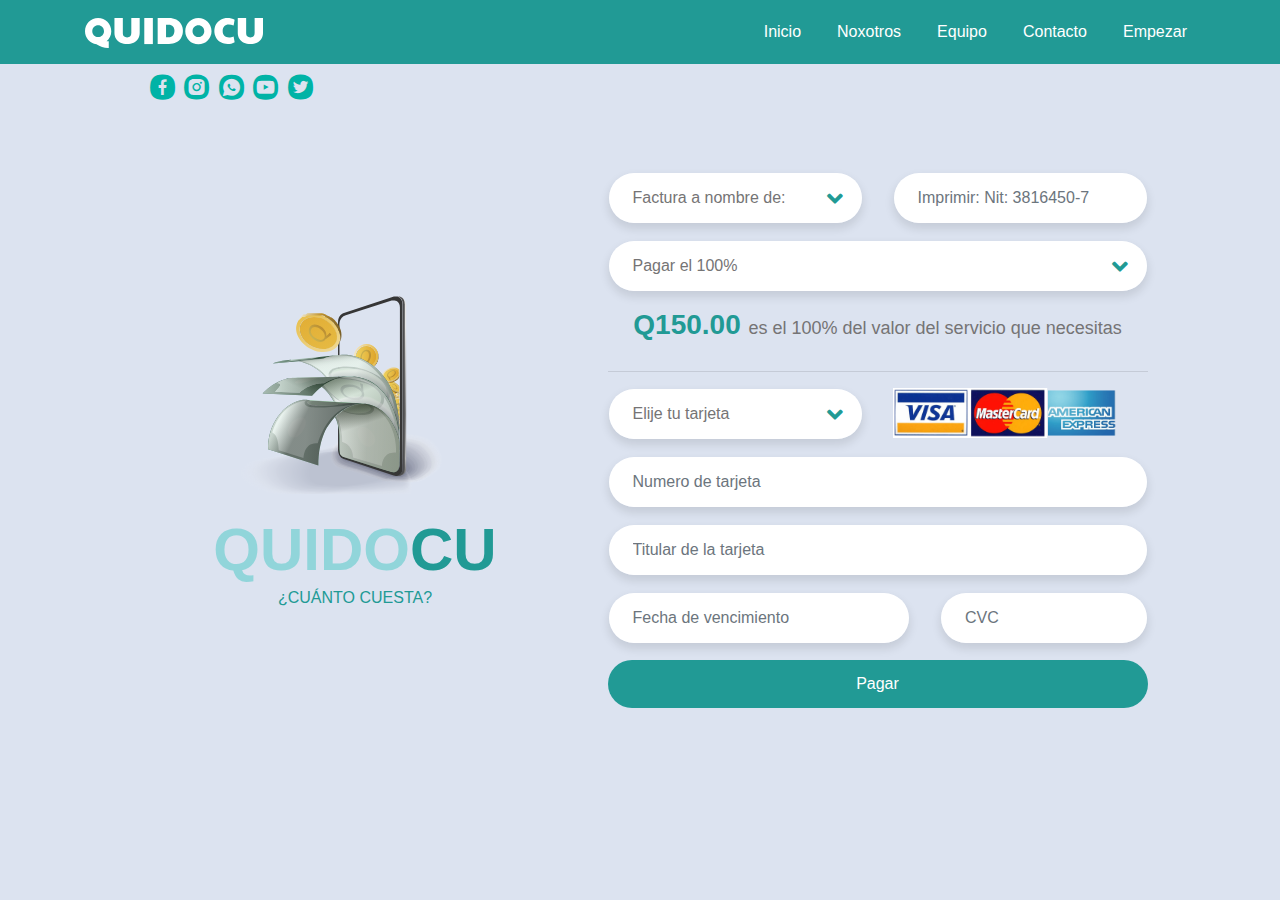
<file: pago.html>
<!DOCTYPE html>
<html lang="es" dir="ltr">
   <head>
      <meta charset="utf-8">
      <meta name="viewport" content="width=device-width, initial-scale=1">
      <title>Quidocu</title>
      <!-- favicon -->
      <link rel="shortcut icon" href="images/favicon.png"/>
      <!-- font awesome icons -->
      <link rel="stylesheet" href="css/font-awesome.css">
      <!-- quidocu icons -->
      <link rel="stylesheet" href="css/quidocu-icons.css">
      <!-- main css -->
      <link rel="stylesheet" href="css/style.css">
      <!-- Animate -->
      <link rel="stylesheet" href="css/animate.css">
      <!-- bootstrap css -->
      <link rel="stylesheet" href="css/bootstrap.min.css">
   </head>
   <body>
      <!-- IDEA: NavBar -->
      <nav class="navbar navbar-expand-lg fixed-top">
         <div class="container">
           <a class="navbar-brand" href="#">
           <img src="images/logotipo-quidocu.svg" alt="Quidocu" height="30"></a>
            <button class="navbar-toggler" type="button" data-toggle="collapse" data-target="#collapsibleNavbar">
            <i class="fas fa-bars"></i>
            </button>
            <div class="collapse navbar-collapse" id="collapsibleNavbar">
               <ul class="navbar-nav ml-auto">
                  <li class="nav-item">
                     <a class="nav-link" href="#">Inicio</a>
                  </li>
                  <li class="nav-item">
                     <a class="nav-link" href="#">Noxotros</a>
                  </li>
                  <li class="nav-item">
                     <a class="nav-link" href="#">Equipo</a>
                  </li>
                  <li class="nav-item">
                     <a class="nav-link" href="#">Contacto</a>
                  </li>
                  <li class="nav-item">
                     <a class="nav-link" href="#">Empezar</a>
                  </li>
               </ul>
            </div>
         </div>
      </nav>
      <!-- IDEA: NavBar -->
      <!-- IDEA: Home -->
      <section class="quien d-flex align-items-center">
         <div class="container">
         <div class="row iconos-social d-none d-sm-block">
            <a class="href" href="#"><span class="icon icon-fb-quidocu-icon socila-icons"></span></a>
            <a class="href" href="#"><span class="icon icon-ig-quidocu-icon socila-icons"></span></a>
            <a class="href" href="#"><span class="icon icon-whatsapp-quidocu-icon socila-icons"></span></a>
            <a class="href" href="#"><span class="icon icon-youtube-quidocu-icon socila-icons"></span></a>
            <a class="href" href="#"><span class="icon icon-tw-quidocu-icon socila-icons"></span></a>
         </div>
         <div class="row align-items-center justify-content-center">
            <div class="itemQuien col-lg-5">
               <img src="images/servicios/cuanto.svg" alt="¿Cuanto cuesta?">
               <h1><span>QUIDO</span>CU</h1>
               <p>¿CUÁNTO CUESTA?</p>
            </div>
            <div class="col-lg-6">
               <div class="contact-form">
                  <div class="row">
                     <div class="col-6">
                        <div class="form-group">
                           <i class="fas fa-angle-down inputDonde"></i>
                           <select class="form-control" id = "newAdd" onchange = "myFunction()">
                              <option value="">Factura a nombre de:</option>
                              <option value="Titular">Marlon Molina</option>
                              <option value="addNew">Agregar nuevo</option>
                           </select>
                        </div>
                     </div>
                     <div class="col-6">
                        <div class="form-group">
                           <input class="form-control" type="text" name="" value="" placeholder="Imprimir: Nit: 3816450-7">
                        </div>
                     </div>
                  </div>
                  <div class="form-group">
                     <i class="fas fa-angle-down inputDonde"></i>
                     <select class="form-control" name="" id="">
                        <option value="100%">Pagar el 100%</option>
                        <option value="50%">Pagar el 50%</option>
                        <option value="50%">Pagar el 25%</option>
                     </select>
                  </div>
                  <div class="form-group">
                    <h3>Q150.00 <small>es el <b>100%</b> del valor del servicio que necesitas</small></h3><hr>
                  </div>
                  <div class="row">
                    <div class="col-6">
                       <div class="form-group">
                          <i class="fas fa-angle-down inputDonde"></i>
                          <select class="form-control" name="" id="">
                             <option value="">Elije tu tarjeta</option>
                             <option value="Visa">Visa</option>
                             <option value="Master Card">Master Card</option>
                             <option value="Master Card">American Express</option>
                          </select>
                       </div>
                    </div>
                     <div class="col-6">
                        <img src="images/TarjetasPago_Logos.png" height="50"></img>
                     </div>
                  </div>
                  <!-- <div class="row">
                     <div class="col-6">
                        <div id="card-dropdown">
                           <div class="dropdown-btn" id="current-card">Visa</div>
                           <div class="dropdown-select">
                              <ul>
                                 <li>Master Card</li>
                                 <li>American Express</li>
                              </ul>
                           </div>
                        </div>
                     </div>
                     <div class="col-6">
                        <img src="images/visa_Logo.png" height="80" class="credit-card-image" id="credit-card-image"></img>
                     </div>
                  </div>-->
                  <div class="form-group">
                    <input class="form-control" type="text" name="" value="" placeholder="Numero de tarjeta">
                  </div>
                  <div class="form-group">
                    <input class="form-control" type="text" name="" value="" placeholder="Titular de la tarjeta">
                  </div>
                  <div class="row">
                     <div class="col-7">
                       <div class="form-group">
                         <input class="form-control" type="text" name="" value="" placeholder="Fecha de vencimiento">
                       </div>
                     </div>
                     <div class="col-5">
                       <div class="form-group">
                         <input class="form-control" type="text" name="" value="" placeholder="CVC">
                       </div>
                     </div>
                  </div>
                  <button class="btn-2 btn-block">Pagar</button>
               </div>
            </div>
         </div>
         <!-- Modal -->
         <div class="modal fade" id="exampleModal" tabindex="-1" aria-labelledby="exampleModalLabel" aria-hidden="true">
            <div class="modal-dialog">
               <div class="modal-content">
                  <div class="modal-header">
                     <h5 class="modal-title" id="exampleModalLabel">Agregar datos de facturación</h5>
                     <button type="button" class="close" data-dismiss="modal" aria-label="Close">
                     <span aria-hidden="true">&times;</span>
                     </button>
                  </div>
                  <div class="modal-body">
                     <div class="ubicacion-form">
                        <form class="" action="index.html" method="post">
                           <div class="form-group">
                              <input class="form-control" type="text" name="" value="" placeholder="Numero de Nit.">
                           </div>
                           <div class="form-group">
                              <input class="form-control" type="text" name="" value="" placeholder="Nombre">
                           </div>
                        </form>
                     </div>
                  </div>
                  <div class="modal-footer">
                     <a href="#" class="btn-3" data-dismiss="modal">Cerrar</a>
                     <a href="#" class="btn-2">Agregar</a>
                  </div>
               </div>
            </div>
         </div>
      </section>
      <!-- IDEA: Home -->
      <!-- jquery js -->
      <script src="js/jquery.min.js"></script>
      <!-- popper js -->
      <script src="js/popper.min.js"></script>
      <!-- bootstrap js -->
      <script src="js/bootstrap.min.js"></script>
      <!-- main js -->
      <script src="js/main.js"></script>
   </body>
</html>
</file>
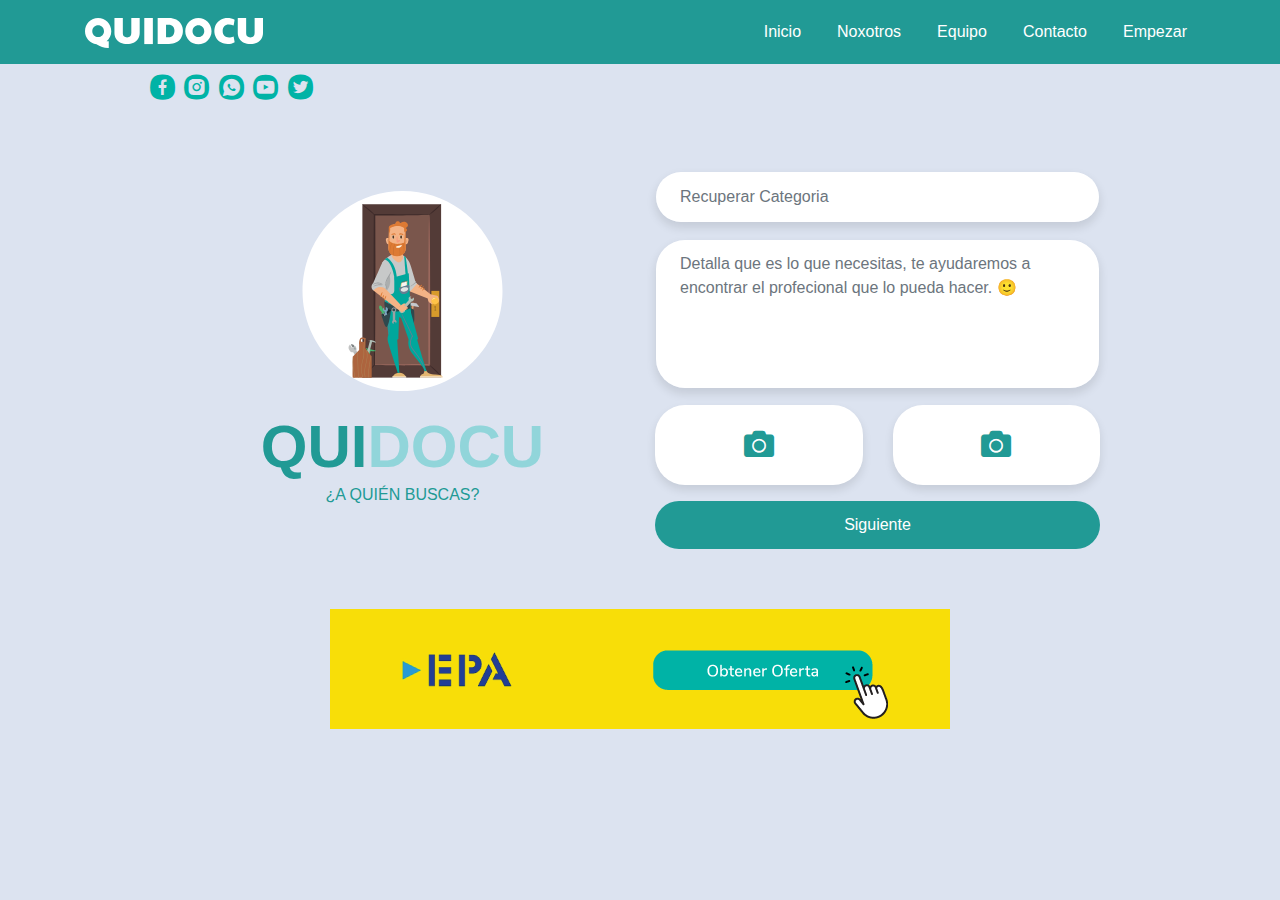
<file: quien.html>
<!DOCTYPE html>
<html lang="es" dir="ltr">
   <head>
      <meta charset="utf-8">
      <meta name="viewport" content="width=device-width, initial-scale=1">
      <title>Quidocu</title>
      <!-- favicon -->
      <link rel="shortcut icon" href="images/favicon.png"/>
      <!-- font awesome icons -->
      <link rel="stylesheet" href="css/font-awesome.css">
      <!-- quidocu icons -->
      <link rel="stylesheet" href="css/quidocu-icons.css">
      <!-- main css -->
      <link rel="stylesheet" href="css/style.css">
      <!-- Animate -->
      <link rel="stylesheet" href="css/animate.css">
      <!-- bootstrap css -->
      <link rel="stylesheet" href="css/bootstrap.min.css">
   </head>
   <body>
    <!-- IDEA: NavBar -->
    <nav class="navbar navbar-expand-lg fixed-top">
      <div class="container">
        <a class="navbar-brand" href="#">
        <img src="images/logotipo-quidocu.svg" alt="Quidocu" height="30"></a>
        <button class="navbar-toggler" type="button" data-toggle="collapse" data-target="#collapsibleNavbar">
        <i class="fas fa-bars"></i>
        </button>
        <div class="collapse navbar-collapse" id="collapsibleNavbar">
          <ul class="navbar-nav ml-auto">
            <li class="nav-item">
              <a class="nav-link" href="#">Inicio</a>
            </li>
            <li class="nav-item">
              <a class="nav-link" href="#">Noxotros</a>
            </li>
            <li class="nav-item">
              <a class="nav-link" href="#">Equipo</a>
            </li>
            <li class="nav-item">
              <a class="nav-link" href="#">Contacto</a>
            </li>
            <li class="nav-item">
              <a class="nav-link" href="#">Empezar</a>
            </li>
          </ul>
        </div>
      </div>
    </nav>
    <!-- IDEA: NavBar -->
    <!-- IDEA: Home -->
    <section class="quien d-flex align-items-center">
      <div class="container">
        <div class="row iconos-social d-none d-sm-block">
          <a class="href" href="#"><span class="icon icon-fb-quidocu-icon socila-icons"></span></a>
          <a class="href" href="#"><span class="icon icon-ig-quidocu-icon socila-icons"></span></a>
          <a class="href" href="#"><span class="icon icon-whatsapp-quidocu-icon socila-icons"></span></a>
          <a class="href" href="#"><span class="icon icon-youtube-quidocu-icon socila-icons"></span></a>
          <a class="href" href="#"><span class="icon icon-tw-quidocu-icon socila-icons"></span></a>
        </div>
        <div class="row justify-content-center">
          <div class="itemQuien col-lg-5 col-md-6 col-sm-6 col-12">
            <img src="images/servicios/cerrajero-w.svg" alt="Quien puede hacerlo?">
            <h1>QUI<span>DOCU</span></h1>
            <p>¿A QUIÉN BUSCAS?</p>
          </div>
          <div class="col-lg-5 col-md-6 col-sm-6 col-12">
            <div class="contact-form">
              <form class="" action="index.html" method="post">
                <div class="form-group">
                  <input class="form-control" type="text" name="" value="" placeholder="Recuperar Categoria">
                </div>
                <div class="form-group">
                  <textarea class="form-control" name="name" rows="8" cols="80" placeholder="Detalla que es lo que necesitas, te ayudaremos a encontrar el profecional que lo pueda hacer. 🙂"></textarea>
                </div>
                <div class="row">
                  <div class="col-lg-6 col-md-6 col-sm-6 col-6">
                    <div class="form-group">
                      <label for="file-upload" class="custom-file-upload">
                          <i class="fas fa-camera"></i>
                      </label>
                      <input id="file-upload" type="file"/>
                    </div>
                  </div>
                  <div class="col-lg-6 col-md-6 col-sm-6 col-6">
                    <div class="form-group">
                      <label for="file-upload" class="custom-file-upload">
                          <i class="fas fa-camera"></i>
                      </label>
                      <input id="file-upload" type="file"/>
                    </div>
                  </div>
                </div>
                <div class="form-group">
                  <a href="#" class="btn-2 btn-block">Siguiente</a>
                </div>
              </form>

            </div>
          </div>
          <div class="anuncioBanner-quien">
            <img src="images/anuncios/banner-quien-epa.png" class="img-fluid">
          </div>
        </div>
    </section>
    <!-- IDEA: Home -->

      <!-- jquery js -->
      <script src="js/jquery.min.js"></script>
      <!-- popper js -->
      <script src="js/popper.min.js"></script>
      <!-- bootstrap js -->
      <script src="js/bootstrap.min.js"></script>
      <!-- main js -->
      <script src="js/main.js"></script>
   </body>
</html>
</file>
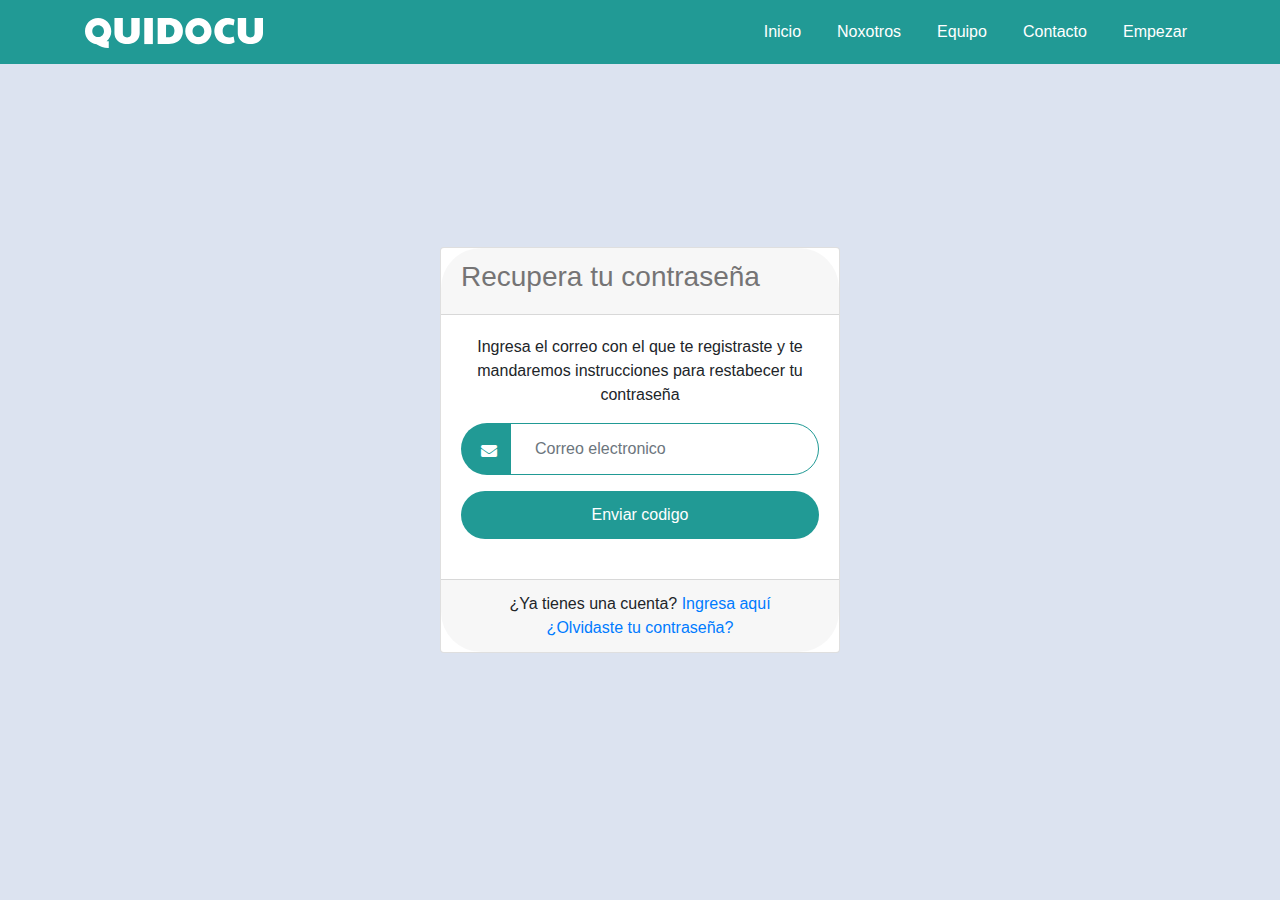
<file: recuperar.html>
<!DOCTYPE html>
<html lang="es" dir="ltr">
   <head>
      <meta charset="utf-8">
      <meta name="viewport" content="width=device-width, initial-scale=1">
      <title>Quidocu</title>
      <!-- favicon -->
      <link rel="shortcut icon" href="images/favicon.png"/>
      <!-- font awesome icons -->
      <link rel="stylesheet" href="css/font-awesome.css">
      <!-- quidocu icons -->
      <link rel="stylesheet" href="css/quidocu-icons.css">
      <!-- main css -->
      <link rel="stylesheet" href="css/style.css">
      <!-- Animate -->
      <link rel="stylesheet" href="css/animate.css">
      <!-- bootstrap css -->
      <link rel="stylesheet" href="css/bootstrap.min.css">
   </head>
   <body>
      <!-- IDEA: NavBar -->
      <nav class="navbar navbar-expand-lg fixed-top">
         <div class="container">
           <a class="navbar-brand" href="#">
           <img src="images/logotipo-quidocu.svg" alt="Quidocu" height="30"></a>
            <button class="navbar-toggler" type="button" data-toggle="collapse" data-target="#collapsibleNavbar">
            <i class="fas fa-bars"></i>
            </button>
            <div class="collapse navbar-collapse" id="collapsibleNavbar">
               <ul class="navbar-nav ml-auto">
                  <li class="nav-item">
                     <a class="nav-link" href="#">Inicio</a>
                  </li>
                  <li class="nav-item">
                     <a class="nav-link" href="#">Noxotros</a>
                  </li>
                  <li class="nav-item">
                     <a class="nav-link" href="#">Equipo</a>
                  </li>
                  <li class="nav-item">
                     <a class="nav-link" href="#">Contacto</a>
                  </li>
                  <li class="nav-item">
                     <a class="nav-link" href="#">Empezar</a>
                  </li>
               </ul>
            </div>
         </div>
      </nav>
      <!-- IDEA: NavBar -->
      <!-- IDEA: Home -->
      <section class="quien d-flex align-items-center">
      <div class="container">
      	<div class="d-flex justify-content-center h-100">
      		<div class="card">
      			<div class="card-header">
      				<h3>Recupera tu contraseña</h3>
      			</div>
      			<div class="card-body">
      				<form class="ubicacion-form">
                <div class="form-group">
      						<center>Ingresa el correo con el que te registraste y te mandaremos instrucciones para restabecer tu contraseña</center>
      					</div>
      					<div class="input-group form-group">
      						<div class="input-group-prepend">
      							<span class="input-group-text"><i class="fas fa-envelope"></i></span>
      						</div>
      						<input type="text" class="form-control" placeholder="Correo electronico">
      					</div>
      					<div class="form-group">
      						<button class="btn-2 btn-block" type="button" onclick="location.href='validacion-codigo.html'">Enviar codigo</button>
      					</div>
      				</form>
      			</div>
      			<div class="card-footer">
      				<div class="d-flex justify-content-center">
      					¿Ya tienes una cuenta?&nbsp;<a href="login.html">Ingresa aquí</a>
      				</div>
      				<div class="d-flex justify-content-center">
      					<a href="#">¿Olvidaste tu contraseña?</a>
      				</div>
      			</div>
      		</div>
      	</div>
      </div>
    </select>
      <!-- jquery js -->
      <script src="js/jquery.min.js"></script>
      <!-- popper js -->
      <script src="js/popper.min.js"></script>
      <!-- bootstrap js -->
      <script src="js/bootstrap.min.js"></script>
      <!-- main js -->
      <script src="js/main.js"></script>
   </body>
</html>
</file>
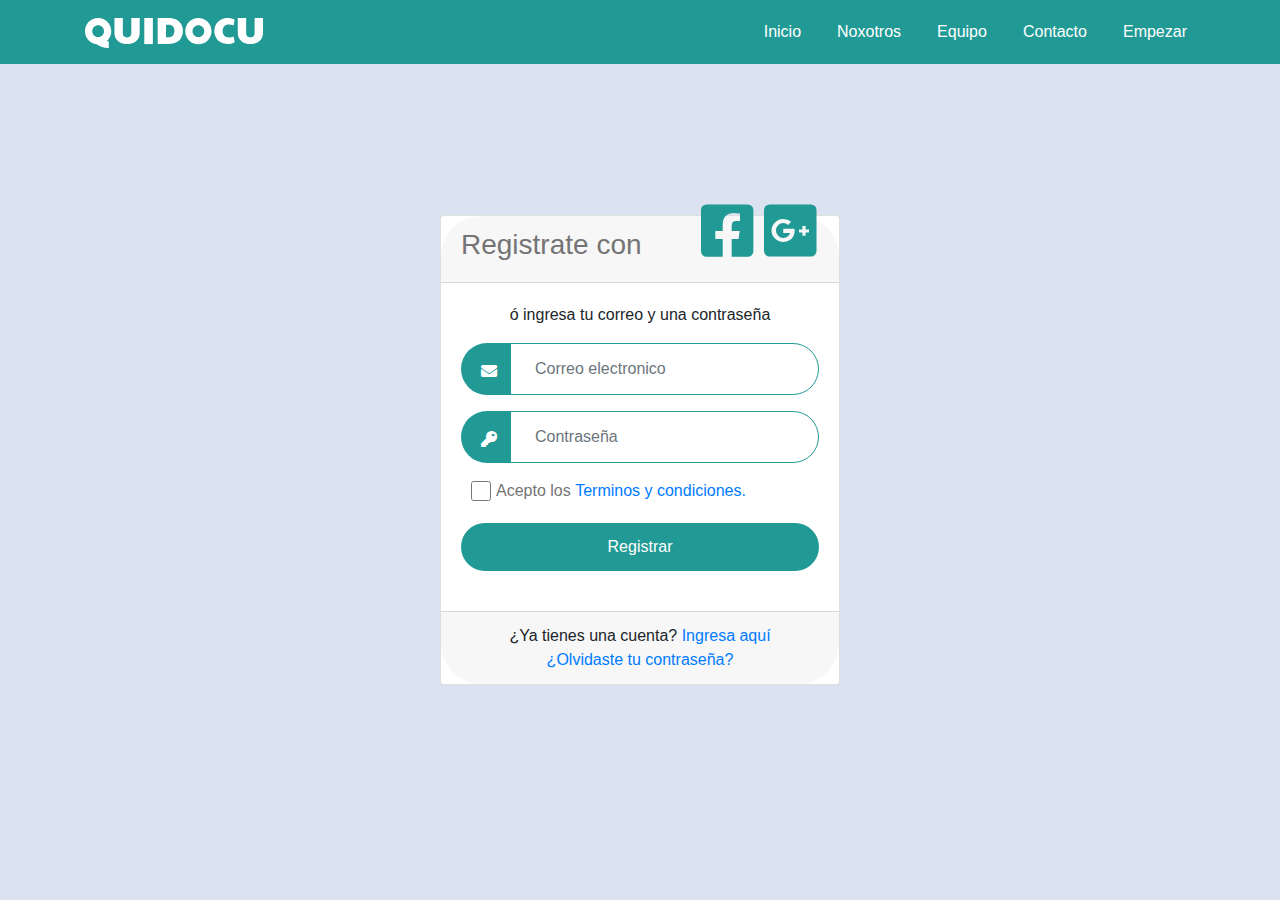
<file: registro.html>
<!DOCTYPE html>
<html lang="es" dir="ltr">
   <head>
      <meta charset="utf-8">
      <meta name="viewport" content="width=device-width, initial-scale=1">
      <title>Quidocu</title>
      <!-- favicon -->
      <link rel="shortcut icon" href="images/favicon.png"/>
      <!-- font awesome icons -->
      <link rel="stylesheet" href="css/font-awesome.css">
      <!-- quidocu icons -->
      <link rel="stylesheet" href="css/quidocu-icons.css">
      <!-- main css -->
      <link rel="stylesheet" href="css/style.css">
      <!-- Animate -->
      <link rel="stylesheet" href="css/animate.css">
      <!-- bootstrap css -->
      <link rel="stylesheet" href="css/bootstrap.min.css">
   </head>
   <body>
      <!-- IDEA: NavBar -->
      <nav class="navbar navbar-expand-lg fixed-top">
         <div class="container">
           <a class="navbar-brand" href="#">
           <img src="images/logotipo-quidocu.svg" alt="Quidocu" height="30"></a>
            <button class="navbar-toggler" type="button" data-toggle="collapse" data-target="#collapsibleNavbar">
            <i class="fas fa-bars"></i>
            </button>
            <div class="collapse navbar-collapse" id="collapsibleNavbar">
               <ul class="navbar-nav ml-auto">
                  <li class="nav-item">
                     <a class="nav-link" href="#">Inicio</a>
                  </li>
                  <li class="nav-item">
                     <a class="nav-link" href="#">Noxotros</a>
                  </li>
                  <li class="nav-item">
                     <a class="nav-link" href="#">Equipo</a>
                  </li>
                  <li class="nav-item">
                     <a class="nav-link" href="#">Contacto</a>
                  </li>
                  <li class="nav-item">
                     <a class="nav-link" href="#">Empezar</a>
                  </li>
               </ul>
            </div>
         </div>
      </nav>
      <!-- IDEA: NavBar -->
      <!-- IDEA: Home -->
      <section class="quien d-flex align-items-center">
      <div class="container">
      	<div class="d-flex justify-content-center h-100">
      		<div class="card">
      			<div class="card-header">
      				<h3>Registrate con</h3>
      				<div class="d-flex justify-content-end social_icon">
      					<span><i class="fab fa-facebook-square"></i></span>
      					<span><i class="fab fa-google-plus-square"></i></span>
      				</div>
      			</div>
      			<div class="card-body">
      				<form class="ubicacion-form">
                <div class="form-group">
      						<center>ó ingresa tu correo y una contraseña</center>
      					</div>
      					<div class="input-group form-group">
      						<div class="input-group-prepend">
      							<span class="input-group-text"><i class="fas fa-envelope"></i></span>
      						</div>
      						<input type="text" class="form-control" placeholder="Correo electronico">
      					</div>
      					<div class="input-group form-group">
      						<div class="input-group-prepend">
      							<span class="input-group-text"><i class="fas fa-key"></i></span>
      						</div>
      						<input type="password" class="form-control" placeholder="Contraseña">
      					</div>
                <div class="row align-items-center remember">
      						<input type="checkbox">Acepto los&nbsp;<a href="#">Terminos y condiciones.</a>
      					</div>
      					<div class="form-group">
      						<button class="btn-2 btn-block" type="button" onclick="location.href='validacion.html'">Registrar</button>
      					</div>
      				</form>
      			</div>
      			<div class="card-footer">
      				<div class="d-flex justify-content-center">
      					¿Ya tienes una cuenta?&nbsp;<a href="login.html">Ingresa aquí</a>
      				</div>
      				<div class="d-flex justify-content-center">
      					<a href="#">¿Olvidaste tu contraseña?</a>
      				</div>
      			</div>
      		</div>
      	</div>
      </div>
    </select>
      <!-- jquery js -->
      <script src="js/jquery.min.js"></script>
      <!-- popper js -->
      <script src="js/popper.min.js"></script>
      <!-- bootstrap js -->
      <script src="js/bootstrap.min.js"></script>
      <!-- main js -->
      <script src="js/main.js"></script>
   </body>
</html>
</file>
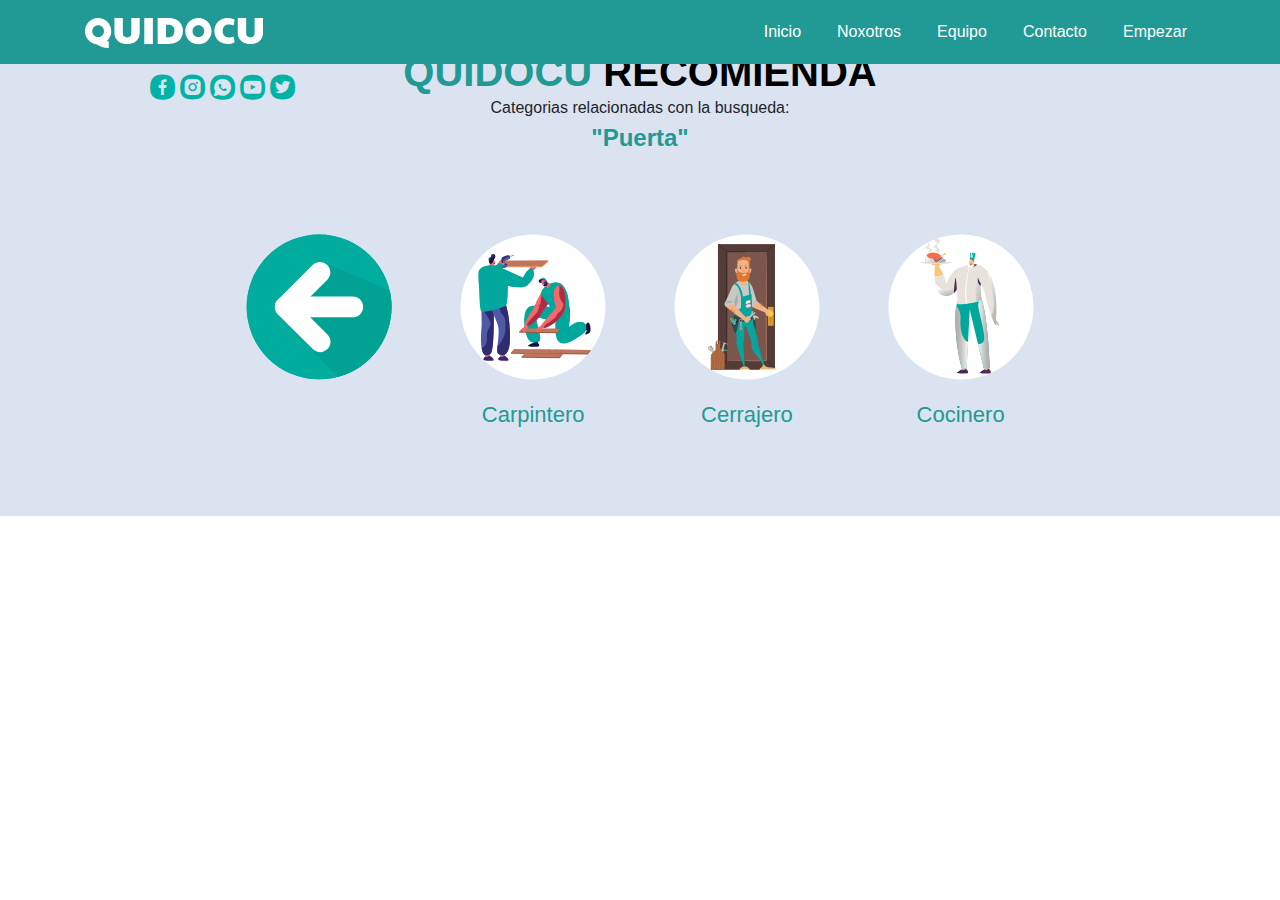
<file: resultado-busqueda.html>
<!DOCTYPE html>
<html lang="es" dir="ltr">
  <head>
    <meta charset="utf-8" />
    <meta name="viewport" content="width=device-width, initial-scale=1" />
    <title>Quidocu</title>
    <!-- favicon -->
    <link rel="shortcut icon" href="images/favicon.png" />
    <!-- font awesome icons -->
    <link rel="stylesheet" href="css/font-awesome.css" />
    <!-- quidocu icons -->
    <link rel="stylesheet" href="css/quidocu-icons.css" />
    <!-- main css -->
    <link rel="stylesheet" href="css/style.css" />
    <!-- Animate -->
    <link rel="stylesheet" href="css/animate.css" />
    <!-- bootstrap css -->
    <link rel="stylesheet" href="css/bootstrap.min.css" />
  </head>
  <body>
    <!-- IDEA: NavBar -->
    <nav class="navbar navbar-expand-lg fixed-top">
      <div class="container">
        <a class="navbar-brand" href="#">
        <img src="images/logotipo-quidocu.svg" alt="Quidocu" height="30"></a>
        <button
          class="navbar-toggler"
          type="button"
          data-toggle="collapse"
          data-target="#collapsibleNavbar"
        >
          <i class="fas fa-bars"></i>
        </button>
        <div class="collapse navbar-collapse" id="collapsibleNavbar">
          <ul class="navbar-nav ml-auto">
            <li class="nav-item">
              <a class="nav-link" href="#">Inicio</a>
            </li>
            <li class="nav-item">
              <a class="nav-link" href="#">Noxotros</a>
            </li>
            <li class="nav-item">
              <a class="nav-link" href="#">Equipo</a>
            </li>
            <li class="nav-item">
              <a class="nav-link" href="#">Contacto</a>
            </li>
            <li class="nav-item">
              <a class="nav-link" href="#">Empezar</a>
            </li>
          </ul>
        </div>
      </div>
    </nav>
    <!-- IDEA: NavBar -->
    <!-- IDEA: Home -->
    <section class="home d-flex align-items-center">
      <div class="container">
        <div class="row iconos-social">
          <a class="href" href="#"
            ><span class="icon icon-fb-quidocu-icon socila-icons"></span
          ></a>
          <a class="href" href="#"
            ><span class="icon icon-ig-quidocu-icon socila-icons"></span
          ></a>
          <a class="href" href="#"
            ><span class="icon icon-whatsapp-quidocu-icon socila-icons"></span
          ></a>
          <a class="href" href="#"
            ><span class="icon icon-youtube-quidocu-icon socila-icons"></span
          ></a>
          <a class="href" href="#"
            ><span class="icon icon-tw-quidocu-icon socila-icons"></span
          ></a>
        </div>
        <div class="row justify-content-center">
          <div class="col-lg-8 col-12">
            <div class="section-title">
              <h2>QUIDOCU <span>RECOMIENDA</span></h2>
              <p>
                Categorias relacionadas con la busqueda:<br /><span
                  >"Puerta"</span
                >
              </p>
            </div>
          </div>
        </div>
        <div class="row justify-content-center ima-servisios">
          <div class="col-lg-9">
            <div class="row">
              <div class="imaServicios col-lg-3 col-md-3 col-sm-4 col-6">
                <img src="images/servicios/regreso.svg" alt="Estilista" />
              </div>
              <div class="imaServicios col-lg-3 col-md-3 col-sm-4 col-6">
                <img src="images/servicios/carpintero-w.svg" alt="Carpintero" />
                <h2>Carpintero</h2>
              </div>
              <div class="imaServicios col-lg-3 col-md-3 col-sm-4 col-6">
                <img src="images/servicios/cerrajero-w.svg" alt="Cerrajero" />
                <h2>Cerrajero</h2>
              </div>
              <div class="imaServicios col-lg-3 col-md-3 col-sm-4 col-6">
                <img src="images/servicios/cocinero-w.svg" alt="Cocinero" />
                <h2>Cocinero</h2>
              </div>
            </div>
          </div>
        </div>
      </div>
    </section>
    <!-- IDEA: Home -->
    <!-- jquery js -->
    <script src="js/jquery.min.js"></script>
    <!-- popper js -->
    <script src="js/popper.min.js"></script>
    <!-- bootstrap js -->
    <script src="js/bootstrap.min.js"></script>
    <!-- main js -->
    <script src="js/main.js"></script>
  </body>
</html>
</file>
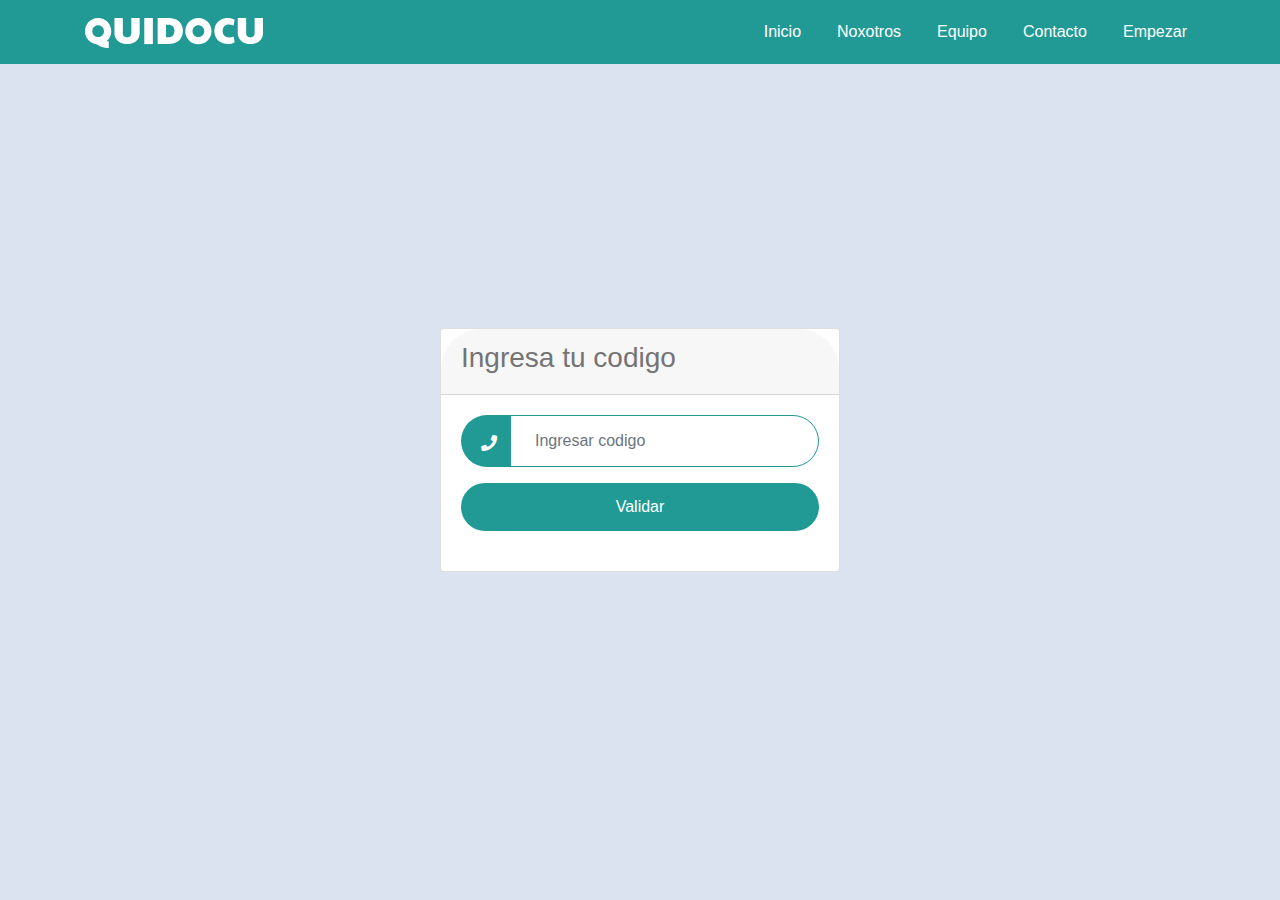
<file: validacion-codigo.html>
<!DOCTYPE html>
<html lang="es" dir="ltr">
   <head>
      <meta charset="utf-8">
      <meta name="viewport" content="width=device-width, initial-scale=1">
      <title>Quidocu</title>
      <!-- favicon -->
      <link rel="shortcut icon" href="images/favicon.png"/>
      <!-- font awesome icons -->
      <link rel="stylesheet" href="css/font-awesome.css">
      <!-- quidocu icons -->
      <link rel="stylesheet" href="css/quidocu-icons.css">
      <!-- main css -->
      <link rel="stylesheet" href="css/style.css">
      <!-- Animate -->
      <link rel="stylesheet" href="css/animate.css">
      <!-- bootstrap css -->
      <link rel="stylesheet" href="css/bootstrap.min.css">
   </head>
   <body>
      <!-- IDEA: NavBar -->
      <nav class="navbar navbar-expand-lg fixed-top">
         <div class="container">
           <a class="navbar-brand" href="#">
           <img src="images/logotipo-quidocu.svg" alt="Quidocu" height="30"></a>
            <button class="navbar-toggler" type="button" data-toggle="collapse" data-target="#collapsibleNavbar">
            <i class="fas fa-bars"></i>
            </button>
            <div class="collapse navbar-collapse" id="collapsibleNavbar">
               <ul class="navbar-nav ml-auto">
                  <li class="nav-item">
                     <a class="nav-link" href="#">Inicio</a>
                  </li>
                  <li class="nav-item">
                     <a class="nav-link" href="#">Noxotros</a>
                  </li>
                  <li class="nav-item">
                     <a class="nav-link" href="#">Equipo</a>
                  </li>
                  <li class="nav-item">
                     <a class="nav-link" href="#">Contacto</a>
                  </li>
                  <li class="nav-item">
                     <a class="nav-link" href="#">Empezar</a>
                  </li>
               </ul>
            </div>
         </div>
      </nav>
      <!-- IDEA: NavBar -->
      <!-- IDEA: Home -->
      <section class="quien d-flex align-items-center">
      <div class="container">
      	<div class="d-flex justify-content-center h-100">
      		<div class="card">
      			<div class="card-header">
      				<h3>Ingresa tu codigo</h3>
      			</div>
      			<div class="card-body">
      				<form class="ubicacion-form">
      					<div class="input-group form-group">
      						<div class="input-group-prepend">
      							<span class="input-group-text"><i class="fas fa-phone"></i></span>
      						</div>
      						<input type="text" class="form-control" placeholder="Ingresar codigo">
      					</div>
      					<div class="form-group">
      						<button class="btn-2 btn-block" type="button" onclick="location.href='index.html'">Validar</button>
      					</div>
      				</form>
      			</div>
      		</div>
      	</div>
      </div>
    </select>
      <!-- jquery js -->
      <script src="js/jquery.min.js"></script>
      <!-- popper js -->
      <script src="js/popper.min.js"></script>
      <!-- bootstrap js -->
      <script src="js/bootstrap.min.js"></script>
      <!-- main js -->
      <script src="js/main.js"></script>
   </body>
</html>
</file>
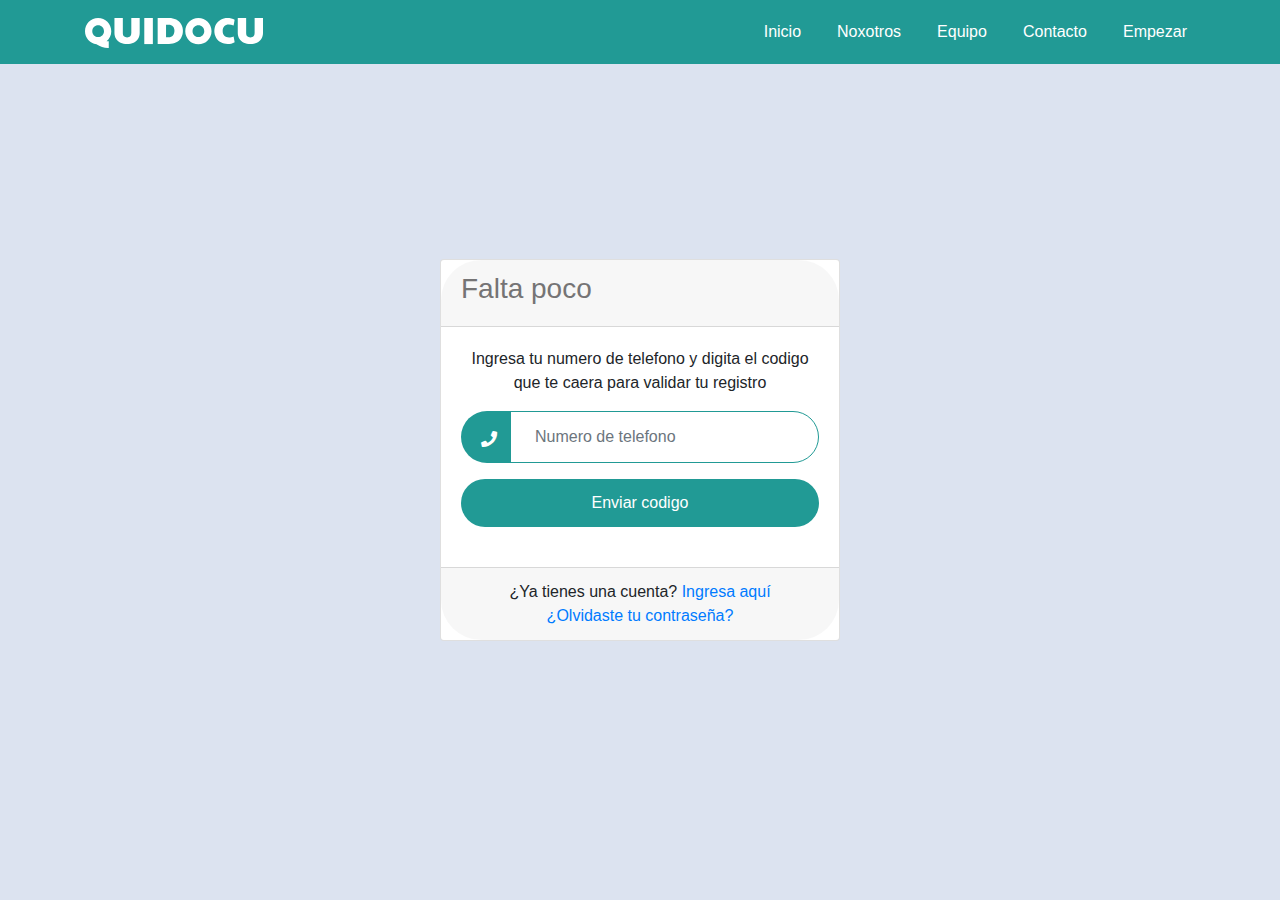
<file: validacion.html>
<!DOCTYPE html>
<html lang="es" dir="ltr">
   <head>
      <meta charset="utf-8">
      <meta name="viewport" content="width=device-width, initial-scale=1">
      <title>Quidocu</title>
      <!-- favicon -->
      <link rel="shortcut icon" href="images/favicon.png"/>
      <!-- font awesome icons -->
      <link rel="stylesheet" href="css/font-awesome.css">
      <!-- quidocu icons -->
      <link rel="stylesheet" href="css/quidocu-icons.css">
      <!-- main css -->
      <link rel="stylesheet" href="css/style.css">
      <!-- Animate -->
      <link rel="stylesheet" href="css/animate.css">
      <!-- bootstrap css -->
      <link rel="stylesheet" href="css/bootstrap.min.css">
   </head>
   <body>
      <!-- IDEA: NavBar -->
      <nav class="navbar navbar-expand-lg fixed-top">
         <div class="container">
           <a class="navbar-brand" href="#">
           <img src="images/logotipo-quidocu.svg" alt="Quidocu" height="30"></a>
            <button class="navbar-toggler" type="button" data-toggle="collapse" data-target="#collapsibleNavbar">
            <i class="fas fa-bars"></i>
            </button>
            <div class="collapse navbar-collapse" id="collapsibleNavbar">
               <ul class="navbar-nav ml-auto">
                  <li class="nav-item">
                     <a class="nav-link" href="#">Inicio</a>
                  </li>
                  <li class="nav-item">
                     <a class="nav-link" href="#">Noxotros</a>
                  </li>
                  <li class="nav-item">
                     <a class="nav-link" href="#">Equipo</a>
                  </li>
                  <li class="nav-item">
                     <a class="nav-link" href="#">Contacto</a>
                  </li>
                  <li class="nav-item">
                     <a class="nav-link" href="#">Empezar</a>
                  </li>
               </ul>
            </div>
         </div>
      </nav>
      <!-- IDEA: NavBar -->
      <!-- IDEA: Home -->
      <section class="quien d-flex align-items-center">
      <div class="container">
      	<div class="d-flex justify-content-center h-100">
      		<div class="card">
      			<div class="card-header">
      				<h3>Falta poco</h3>
      			</div>
      			<div class="card-body">
      				<form class="ubicacion-form">
                <div class="form-group">
      						<center>Ingresa tu numero de telefono y digita el codigo que te caera para validar tu registro</center>
      					</div>
      					<div class="input-group form-group">
      						<div class="input-group-prepend">
      							<span class="input-group-text"><i class="fas fa-phone"></i></span>
      						</div>
      						<input type="text" class="form-control" placeholder="Numero de telefono">
      					</div>
      					<div class="form-group">
      						<button class="btn-2 btn-block" type="button" onclick="location.href='validacion-codigo.html'">Enviar codigo</button>
      					</div>
      				</form>
      			</div>
      			<div class="card-footer">
      				<div class="d-flex justify-content-center">
      					¿Ya tienes una cuenta?&nbsp;<a href="login.html">Ingresa aquí</a>
      				</div>
      				<div class="d-flex justify-content-center">
      					<a href="#">¿Olvidaste tu contraseña?</a>
      				</div>
      			</div>
      		</div>
      	</div>
      </div>
    </select>
      <!-- jquery js -->
      <script src="js/jquery.min.js"></script>
      <!-- popper js -->
      <script src="js/popper.min.js"></script>
      <!-- bootstrap js -->
      <script src="js/bootstrap.min.js"></script>
      <!-- main js -->
      <script src="js/main.js"></script>
   </body>
</html>
</file>
<file: css/quidocu-icons.css>
@font-face {
  font-family: 'quidocu';
  src:  url('../webfonts/quidocu.eot?eob4xa');
  src:  url('../webfonts/quidocu.eot?eob4xa#iefix') format('embedded-opentype'),
    url('../webfonts/quidocu.ttf?eob4xa') format('truetype'),
    url('../webfonts/quidocu.woff?eob4xa') format('woff'),
    url('../webfonts/quidocu.svg?eob4xa#quidocu') format('svg');
  font-weight: normal;
  font-style: normal;
  font-display: block;
}

.icon {
  /* use !important to prevent issues with browser extensions that change fonts */
  font-family: 'quidocu' !important;
  speak: never;
  font-style: normal;
  font-weight: normal;
  font-variant: normal;
  text-transform: none;
  line-height: 1;

  /* Better Font Rendering =========== */
  -webkit-font-smoothing: antialiased;
  -moz-osx-font-smoothing: grayscale;
}

.icon-ubicacin-quidocu-icono:before {
  content: "\e900";
  color: #00afa6;
}
.icon-q-bg-quidocu-icon:before {
  content: "\e901";
}
.icon-tw-quidocu-icon:before {
  content: "\e902";
  color: #00b3a6;
}
.icon-youtube-quidocu-icon:before {
  content: "\e903";
  color: #00b3a6;
}
.icon-whatsapp-quidocu-icon:before {
  content: "\e904";
  color: #00b3a6;
}
.icon-ig-quidocu-icon:before {
  content: "\e905";
  color: #00b3a6;
}
.icon-fb-quidocu-icon:before {
  content: "\e906";
  color: #00b3a6;
}
.icon-q-quidocu-icon:before {
  content: "\e907";
  color: #219a95;
}
</file>
<file: css/style.css>
/*---------------
Fonts
----------------*/
@import url('https://fonts.googleapis.com/css2?family=Nunito:ital,wght@0,200;0,700;0,900;1,200&display=swap');
/*---------------
Global Css
----------------*/
:root {
  --main-color: #219a95;
  --color-1: #e3ad22;
  --color-2: #c9e1e5;
  --color-3: #15845b;
  --bg-dark: #2b2c2f;
  --main-to-dark-color: var(--main-color);
  --dark-to-main-color: var(--bg-dark);
  --shadow-black-100: 0 5px 10px rgba(0, 0, 0, 0.1);
  --shadow-black-300: 0 5px 10px rgba(0, 0, 0, 0.3);
  --black-900: #000000;
  --black-400: #757475;
  --black-100: #f7f7f7;
  --black-000: #ffffff;
  --black-alpha-100: rgba(0, 0, 0, 0.05);
}
body {
  /* font-family: 'Nunito', sans-serif; */
  font-family: -apple-system, BlinkMacSystemFont, 'Segoe UI', Roboto, 'Helvetica Neue', Arial,
    'Noto Sans', sans-serif, 'Apple Color Emoji', 'Segoe UI Emoji', 'Segoe UI Symbol',
    'Noto Color Emoji';
}
.section-padding {
  padding: 70px;
}
.section-title {
  padding-bottom: 60px;
}
.section-title h2 {
  font-size: 40px;
  color: var(--main-color);
  font-weight: 700;
  text-align: center;
  margin: 0;
}
.section-title h2 span {
  color: var(--black-900);
}
.section-title p {
  text-align: center;
}
.section-title p span {
  color: var(--main-color);
  font-size: 24px;
  font-weight: 700;
}
.palabraBusqueda {
  text-align: center;
}
/*---------------
NavBar
----------------*/
.navbar {
  background-color: var(--main-color);
}
.navbar > container {
  padding: 0 15px;
}
.navbar .navbar-brand {
  color: var(--black-000);
  font-weight: 900;
  font-size: 25px;
}
.navbar .nav-item {
  margin-left: 20px;
}
.navbar .nav-item .nav-link {
  color: var(--black-000);
  font-weight: 200;
  padding: 5px;
  position: relative;
}
.navbar .nav-item .nav-link::before {
  content: '';
  position: absolute;
  left: 0;
  bottom: 0;
  right: 0;
  height: 1px;
  background-color: var(--black-000);
  transition: all 0.5s ease;
  transform: scale(0);
}
.navbar .nav-item .nav-link.active::before,
.navbar .nav-item .nav-link:hover::before {
  transform: scale(1);
}
/*---------------
Home
----------------*/
.home {
  background-color: #dce3f0;
  min-height: 100vh;
  min-height: auto;
  padding: 3rem 0rem 3rem 0rem !important;
  padding: 0;
  position: relative;
}
.iconos-social {
  position: absolute;
  top: 75px;
  left: 160px;
  z-index: 10;
  display: flex;
  justify-content: center;
  align-items: center;
  height: 30px;
  width: auto;
}
.iconos-social .href {
  text-decoration: none;
}
.socila-icons {
  font-size: 25px;
  margin-left: 5px;
  transition: all 0.5s ease;
}
.socila-icons:hover {
  font-size: 35px;
  margin-left: 8px;
}
.image-home {
  text-align: right;
}
.image-home img {
  width: 50%;
  animation-duration: 2s;
}
.titulo-home h1 {
  font-size: 40px;
  color: var(--main-color);
  font-weight: 700;
  line-height: 40px;
  /* animation: fadeInRight; */
  animation-duration: 2s;
}
.titulo-home span {
  font-weight: 200;
}
.buscar {
  margin: 30px;
}
.buscar input {
  height: 70px;
  /* width: 800px; */
  border: 3px solid var(--main-color);
  border-radius: 50px;
  padding: 0 0 0 80px;
  margin: 0 auto;
  outline: none;
  color: var(--black-400);
  font-size: 18px;
  /* new */
}
.buscar input:focus {
  box-shadow: none;
  /* border-color: var(--black-400); */
  border-color: var(--main-color);
}
.iconoInput {
  position: absolute;
  font-size: 30px;
  left: 5%;
  padding-top: 20px;
}
.inputDonde {
  position: absolute;
  padding-top: 14px;
  font-size: 25px;
  right: 35px;
  color: var(--main-color);
}
/*---------------
Lo mas buscado
----------------*/
.imaServicios {
  justify-content: center;
  text-align: center;
  padding-bottom: 20px;
}

.ima-servisios img {
  margin: 0;
  animation: heartBeat;
  animation-duration: 0s;
  animation-duration: 2s;
  border-radius: 50% !important;
  width: 150px;
  height: 150px;
}

.ima-servisios .imaServicios:hover {
  animation: heartBeat;
  animation-duration: 2s;
}
.ima-servisios h2 {
  font-size: 22px;
  font-weight: 200;
  margin: 20px;
  color: var(--main-color);
}
/*---------------
Banner
----------------*/
.bannerColor {
  background: #ffffff;
  background: -moz-linear-gradient(top, #ffffff 0%, #ffffff 25%, #000000 25%, #000000 99%);
  background: -webkit-linear-gradient(top, #ffffff 0%, #ffffff 25%, #000000 25%, #000000 99%);
  background: linear-gradient(to bottom, #ffffff 0%, #ffffff 25%, #000000 25%, #000000 99%);
  filter: progid:DXImageTransform.Microsoft.gradient( startColorstr='#ffffff', endColorstr='#000000',GradientType=0 );
  padding: 30px;
}
.bannerText {
  padding: 80px 0 0 0;
  color: var(--black-000);
}
.btn-1 {
  background-color: var(--black-000);
  padding: 12px 30px;
  border: none;
  border-radius: 30px;
  color: var(--main-color);
  font-size: 16px;
  transition: all 0.5s ease;
  font-weight: 200;
}
.btn-2 {
  background-color: var(--main-color);
  padding: 12px 30px;
  border: none;
  border-radius: 30px;
  color: var(--black-000);
  font-size: 16px;
  text-align: center;
  transition: all 0.5s ease;
  font-weight: 200;
}
.btn-3 {
  background-color: var(--black-400);
  padding: 12px 30px;
  border: none;
  border-radius: 30px;
  color: var(--black-000);
  font-size: 16px;
  text-align: center;
  transition: all 0.5s ease;
  font-weight: 200;
}
.btn-1:hover {
  color: var(--black-000);
  background-color: var(--main-color);
}
.btn-2:hover {
  color: var(--black-000);
  background-color: var(--black-900);
}
.btn-3:hover {
  color: var(--black-000);
  background-color: var(--black-900);
}

.btn-4 {
  background-color: var(--black-900);
  padding: 12px 30px;
  border: none;
  border-radius: 30px;
  color: var(--black-000);
  font-size: 16px;
  text-align: center;
  transition: all 0.5s ease;
  font-weight: 200;
}
.btn-5 {
  background-color: var(--black-000);
  padding: 12px 30px;
  border: 2px solid var(--black-000);
  border-radius: 30px;
  color: var(--black-900);
  font-size: 16px;
  transition: all 0.5s ease;
  font-weight: 200;
}
.btn-6 {
  background-color: var(--main-color);
  padding: 12px 30px;
  border: 2px solid var(--black-000);
  border-radius: 30px;
  color: var(--black-000);
  font-size: 16px;
  text-align: center;
  transition: all 0.5s ease;
  font-weight: 200;
}
.btn-7 {
  background-color: var(--black-000);
  padding: 12px 30px;
  border: none;
  border-radius: 30px;
  color: var(--main-color);
  font-size: 16px;
  transition: all 0.5s ease;
  font-weight: 200;
}
.btn-8 {
  background-color: var(--main-color);
  padding: 12px 30px;
  border: none;
  border-radius: 30px;
  color: var(--black-000);
  font-size: 16px;
  text-align: center;
  transition: all 0.5s ease;
  font-weight: 200;
}

.btn-4:hover {
  color: var(--black-000);
  background-color: var(--main-color);
}
.btn-5:hover {
  color: var(--black-000);
  background-color: var(--black-900);
  border: 2px solid var(--black-000);
}
.btn-6:hover {
  color: var(--black-000);
  background-color: var(--black-900);
  border: 2px solid var(--black-000);
}
.btn-7:hover {
  color: var(--black-000);
  background-color: var(--black-900);
}
.btn-8:hover {
  color: var(--black-900);
  background-color: var(--black-000);
}

/*---------------
ofertaSocio
----------------*/
.cardHeader {
  background-color: var(--main-color);
  border-top-left-radius: 30px;
  border-top-right-radius: 30px;
  height: 60px;
  padding-top: 40px;
}
.profile {
  border-radius: 50%;
  position: absolute;
  top: 10px;
  left: 25px;
  max-width: 70px;
}
.badge {
  background-color: var(--main-color);
  color: var(--black-000);
  position: relative;
  z-index: 1;
  top: -75px;
  left: 40px;
  border: 2px solid rgba(255, 255, 255, 1);
  height: 25px;
}
.card-body {
  background-color: var(--black-000);
  border-bottom-left-radius: 30px;
  border-bottom-right-radius: 30px;
}
.card-body i {
  position: relative;
  top: 2px;
}
.socioName {
  position: relative;
  left: 95px;
  top: 5px;
  color: var(--black-000);
  font-weight: 700;
  font-size: 25px;
}
.verificadoSocio {
  position: relative;
  left: 95px;
  top: 0px;
  color: var(--black-000);
  font-size: 10px;
}
.ratingSocio {
  text-align: right;
  color: var(--black-000);
  font-size: 25px;
  position: relative;
  top: -40px;
  right: 15px;
}
.detalleSocio {
  position: relative;
  top: -10px;
}
.ofertaPrecio {
  position: relative;
  top: -25px;
  text-align: center;
  font-weight: 700;
}
.ofertaPrecio-1 {
  color: var(--main-color);
  position: relative;
  top: 5px;
}
.ofertaPrecio-2 {
  color: var(--main-color);
  font-size: 10px;
  position: relative;
  top: -15px;
}
.botonesOferta {
  position: relative;
  top: -10px;
  display: flex;
  justify-content: center;
  display: inline-block;
}
.modal-content {
  -webkit-border-radius: 30px !important;
  -moz-border-radius: 30px !important;
  border-radius: 30px !important;
}
.modal-header {
  background-color: var(--main-color);
  border-top-left-radius: 30px !important;
  border-top-right-radius: 30px !important;
  height: 140px;
}
.imgModal {
  position: relative;
  left: 30%;
  top: 20%;
  width: 40%;
}
.socioInformation {
  display: flex;
  justify-content: center;
  height: 110px;
}
.socioInformation span {
  background-color: var(--main-color);
  border: 2px solid var(--black-000);
  color: var(--black-000);
  position: absolute;
  top: -45px;
  margin-left: 85px;
  height: 30px;
  width: 30px;
  text-align: center;
}
.socioInformation h2 {
  color: var(--main-color);
  position: absolute;
  top: 55px;
}
.socioInformation p {
  position: absolute;
  top: 90px;
  color: var(--black-400);
  font-size: 12px;
  font-weight: 200;
}
.avatarProfile {
  border-radius: 50%;
  position: absolute;
  top: -75px;
  max-width: 100px;
}
.socioLogros {
  padding-left: 35px;
  padding-right: 35px;
}
.socioLogros span {
  background-color: var(--main-color);
  color: var(--black-000);
  display: flex;
  justify-content: center;
  align-items: center;
  height: 60px;
  width: 60px;
  font-size: 30px;
  font-weight: 200;
}
.socioLogros p {
  color: var(--black-400);
  font-size: 14px;
  font-weight: 200;
  margin-top: 10px;
}
.socioComent {
  padding: 10px 20px 20px 10px;
  height: 155px;
  overflow-y: scroll;
}
.socioComent h4 {
  color: var(--black-400);
  font-size: 16px;
  font-weight: 700;
}
.socioComent p {
  color: var(--black-400);
  font-size: 12px;
  font-weight: 200;
  text-align: justify;
}

/*---------------
Video PopUp
----------------*/
.video-popup {
  padding: 30px;
  position: fixed;
  left: 0;
  top: 0;
  width: 100%;
  height: 100%;
  z-index: 1999;
  background-color: rgba(0, 0, 0, 0.7);
  display: flex;
  align-items: center;
  justify-content: center;
  opacity: 0;
}
.video-popup-inner {
  width: 100%;
  height: 60%;
  max-width: 900px;
  position: relative;
}
.video-popup .video-popup-close {
  position: absolute;
  right: 0;
  top: -30px;
  height: 30px;
  width: 30px;
  font-size: 16px;
  text-align: center;
  line-height: 30px;
  cursor: pointer;
  color: #ffffff;
}
.video-popup .iframe-box {
  height: 0%;
  overflow: hidden;
  padding-top: 56.25px;
}
.video-popup #player-1 {
  position: absolute;
  left: 0;
  top: 0;
  width: 100%;
  height: 100%;
  border: 0;
}
.video-play-btn {
  margin-left: 10px;
  height: 50px;
  width: 50px;
  padding: 0;
  font-size: 16px;
  animation: pulse_01 2s ease infinite;
}
.video-play-btn:hover {
  animation: none;
}
.video-play-btn i {
  line-height: 50px;
}
@keyframes pulse_01 {
  0% {
    transform: scale(0.94);
    box-shadow: 0 0 0 0 rgba(33, 154, 149, 0.7);
  }
  70% {
    transform: scale(1);
    box-shadow: 0 0 0 15px rgba(33, 154, 149, 0);
  }
  100% {
    transform: scale(0.94);
    box-shadow: 0 0 0 0 rgba(33, 154, 149, 0.7);
  }
}
/*---------------
Footer
----------------*/
.espacio {
  height: 40px;
  background-color: var(--black-000);
}
.footerQuidocu {
  background-color: var(--black-900);
  font-size: 14px;
  color: var(--black-000);
  padding-top: 30px;
}
.footerQuidocu h3 {
  font-size: 16px;
}
.footerQuidocu ul {
  list-style: none;
  padding: 0;
  margin: 0;
}
.footerQuidocu ul li a {
  font-weight: 200;
  color: rgba(255, 255, 255, 0.9);
  line-height: 26px;
  display: block;
  transition: all 0.05s ease;
  text-decoration: none;
}
.footerQuidocu ul li a:hover {
  padding-left: 5px;
  font-weight: 700;
}
.botonDescarga {
  height: 60px;
  margin: 0;
  padding: 10px;
}
.copyright-text {
  text-align: center;
  padding-top: 30px;
}
/*---------------
Quien
----------------*/
.quien {
  background-color: #dce3f0;
  min-height: 100vh;
  padding: 3rem 0rem 3rem 0rem !important;
  padding: 0;
}
.itemQuien {
  align-items: center;
  text-align: center;
  animation: fadeInLeft;
  animation-duration: 2s;
}
.itemQuien img {
  height: 200px;
  margin: 20px;
}
.itemQuien h1 {
  font-size: 60px;
  color: var(--main-color);
  font-weight: 900;
  margin: 0;
}
.itemQuien p {
  color: var(--main-color);
  font-weight: 200;
  margin-left: 0px;
}
.itemQuien h1 span {
  color: #91d5da;
}
/*---------------
anuncioBanner-Quien
----------------*/
.anuncioBanner-quien{
  align-content: center;
  margin-top: 40px;
}
/*---------------
Form
----------------*/
.form-group .href {
  text-decoration: none;
  margin: 21px;
  color: var(--main-color);
}
.form-group .href:hover {
  font-weight: 700;
}
.contact-form {
  margin-bottom: 20px;
  animation: fadeInRight;
  animation-duration: 2s;
}
.ubicacion-form {
  margin-bottom: 20px;
}
.ubicacion-form .form-control {
  height: 52px;
  border: 1px solid var(--main-color);
  border-radius: 30px;
  padding: 0 24px;
  color: var(--black-400);
  background-color: var(--black-000);
}
.ubicacion-form .form-control:focus {
  border-color: var(--main-color);
  box-shadow: none;
}
.ubicacion-form textarea.form-control {
  height: 150px;
  padding-top: 12px;
  resize: none;
}
.iframeUbicacion {
  width: 100%;
  height: 150px;
  border-radius: 30px;
  margin-bottom: 10px;
}
select {
  -webkit-appearance: none;
  -moz-appearance: none;
  appearance: none;
}

.contact-form .form-control {
  height: 52px;
  border: 1px solid transparent;
  box-shadow: var(--shadow-black-100);
  border-radius: 30px;
  padding: 0 24px;
  color: var(--black-400);
  background-color: var(--black-000);
  transition: all 0.5s ease;
}
.contact-form textarea.form-control {
  height: 150px;
  padding-top: 12px;
  resize: none;
}
.contact-form .form-control:focus {
  border-color: var(--main-color);
  box-shadow: none;
}
input[type='file'] {
  display: none;
}
.custom-file-upload {
  background-color: var(--black-000);
  box-shadow: var(--shadow-black-100);
  border: 1px solid transparent;
  border-radius: 30px;
  height: 80px;
  width: 260px;
  text-align: center;
  vertical-align: middle;
  display: table-cell;
}
.custom-file-upload i {
  color: var(--main-color);
  font-size: 30px;
}

/*---------------
cardCuanto
----------------*/
.cardCuanto {
  background-color: var(--black-000);
  border-radius: 30px;
  padding: 15px;
  margin-bottom: 12px;
  margin-top: 12px;
}
.nameCuanto {
  font-size: 12px;
  font-weight: 700;
}
.textCuanto {
  margin-top: -6px;
  font-size: 10px;
  font-weight: 200;
  color: var(--black-400);
}
.textCuanto span {
  color: var(--main-color);
  font-weight: 700;
}
.textCuanto .href {
  text-decoration: none;
}
.hour {
  font-size: 11px;
}
.ratings {
  font-size: 11px;
}
.ratings i {
  color: var(--main-color);
}
.experienciaCuanto i {
  color: var(--main-color);
}
.tomarOferta {
  margin-right: 10px;
}
.contenedorOferta {
  padding-right: 40px;
  height: 500px;
  border: 0;
  overflow-y: scroll;
  animation: fadeInRight;
  animation-duration: 2s;
}
.contenedorOferta h3 {
  color: var(--main-color);
  font-weight: 400;
}

/*---------------
Responsive
----------------*/
@media (max-width: 991px) {
  .navbar-toggler {
    height: 34px;
    width: 44px;
    padding: 0;
    font-size: 16px;
    color: var(--black-000);
  }
  .navbar .nav-item {
    margin: 0;
    padding: 5px 15px;
  }
  .iconos-social {
    position: absolute;
    left: 145px;
  }
  .image-home img {
    width: 80%;
  }
  .buscar {
    margin: 0;
  }
  .buscar input {
    height: 70px;
    width: 700px;
  }
  .iconoInput {
    position: absolute;
    left: 50px;
    padding-top: 20px;
  }
  .ima-servisios img {
    height: 120px;
  }
  .ima-servisios h2 {
    font-size: 18px;
  }
  .bannerText {
    padding: 60px 0 0 0;
  }
  .bannerText h1 {
    font-size: 30px;
  }
  .bannerText p {
    font-size: 12px;
  }
}
@media (max-width: 767px) {
  .container {
    min-width: 100%;
  }
  .iconos-social {
    position: absolute;
    left: 30px;
  }
  .iconoInput {
    position: absolute;
    left: 70px;
    padding-top: 20px;
  }
}

@media (max-width: 575px) {
  .iconos-social {
    left: 25px;
  }
  .image-home {
    text-align: center;
    justify-content: center;
  }
  .image-home img {
    width: 80%;
    padding: 100px 0 30px 0;
    text-align: center;
  }
  .titulo-home h1 {
    font-size: 35px;
    line-height: 35px;
    text-align: center;
  }
  .buscar input {
    height: 50px;
    width: 95%;
    padding: 0 0 0 50px;
  }
  .iconoInput {
    padding-top: 10px;
    left: 40px;
  }
  .section-padding {
    padding: 70px 0 0 0;
  }
  .ima-servisios img {
    height: 155px;
    margin: 0;
  }
  .footerQuidocu {
    font-size: 11px;
  }
  .footerQuidocu h3 {
    font-size: 13px;
  }
  .footerQuidocu ul li a {
    line-height: 20px;
  }
  .quien {
    padding: 70px 0px 0px 0px;
  }
}
/*---------------
Ingreso metodoPago
----------------*/
.contact-form h3 {
  color: var(--main-color);
  text-align: center;
  font-weight: 700;
  margin-bottom: 30px;
}
.contact-form small {
  color: var(--black-400);
  font-weight: 200;
  font-size: 18px;
}
/*---------------
Login
----------------*/
.card {
  margin-top: auto;
  margin-bottom: auto;
  width: 400px;
  background-color: rgba(255, 255, 255) !important;
  border-radius: 40px;
}

.card-header {
  border-radius: 40px 40px 0px 0px !important;
}

.card-footer {
  border-radius: 0px 0px 40px 40px !important;
}

.social_icon {
  position: absolute;
  right: 22px;
  top: -28px;
}
.social_icon span {
  font-size: 60px;
  margin-left: 10px;
  color: var(--main-color);
}
.social_icon span:hover {
  color: var(--black-900);
  cursor: pointer;
}
.card-header h3 {
  color: var(--black-400);
}

.input-group-prepend span {
  width: 50px;
  border-radius: 30px;
  background-color: var(--main-color);
  color: var(--black-000);
  border: 0 !important;
}
.input-group-prepend i {
  margin-left: 8px;
}
.remember {
  color: var(--black-400);
  font-weight: 400;
  margin-bottom: 20px;
}
.remember input {
  width: 20px;
  height: 20px;
  margin-left: 25px;
  margin-right: 5px;
}
/*---------------
Responsive
----------------*/
@media (max-width: 991px) {
  .navbar-toggler {
    height: 34px;
    width: 44px;
    padding: 0;
    font-size: 16px;
    color: var(--black-000);
  }
  .navbar .nav-item {
    margin: 0;
    padding: 5px 15px;
  }
  .iconos-social {
    position: absolute;
    left: 145px;
  }
  .image-home img {
    width: 80%;
  }
  .buscar {
    margin: 0;
  }
  .buscar input {
    height: 70px;
    width: 700px;
  }
  .iconoInput {
    position: absolute;
    left: 50px;
    padding-top: 20px;
  }
  .ima-servisios img {
    height: 120px;
  }
  .ima-servisios h2 {
    font-size: 18px;
  }
  .bannerText {
    padding: 60px 0 0 0;
  }
  .bannerText h1 {
    font-size: 30px;
  }
  .bannerText p {
    font-size: 12px;
  }
}
@media (max-width: 767px) {
  .container {
    min-width: 100%;
  }
  .iconos-social {
    position: absolute;
    left: 30px;
  }
  .iconoInput {
    position: absolute;
    left: 70px;
    padding-top: 20px;
  }
}

@media (max-width: 575px) {
  .iconos-social {
    left: 25px;
  }
  .image-home {
    text-align: center;
    justify-content: center;
  }
  .image-home img {
    width: 80%;
    padding: 100px 0 30px 0;
    text-align: center;
  }
  .titulo-home h1 {
    font-size: 35px;
    line-height: 35px;
    text-align: center;
  }
  .buscar input {
    height: 50px;
    width: 95%;
    padding: 0 0 0 50px;
  }
  .iconoInput {
    padding-top: 10px;
    left: 40px;
  }
  .section-padding {
    padding: 70px 0 0 0;
  }
  .ima-servisios img {
    height: 155px;
    margin: 0;
  }
  .footerQuidocu {
    font-size: 11px;
  }
  .footerQuidocu h3 {
    font-size: 13px;
  }
  .footerQuidocu ul li a {
    line-height: 20px;
  }
  .quien {
    padding: 70px 0px 0px 0px;
  }
}
</file>
<file: css/style-socio.css>
/*---------------
Fonts
----------------*/
@import url('https://fonts.googleapis.com/css2?family=Nunito:ital,wght@0,200;0,700;0,900;1,200&display=swap');
/*---------------
Global Css
----------------*/
:root {
  --main-color: #219a95;
  --color-1: #e3ad22;
  --color-2: #c9e1e5;
  --color-3: #15845b;
  --bg-dark: #2b2c2f;
  --main-to-dark-color: var(--main-color);
  --dark-to-main-color: var(--bg-dark);
  --shadow-black-100: 0 5px 10px rgba(0, 0, 0, 0.1);
  --shadow-black-300: 0 5px 10px rgba(0, 0, 0, 0.3);
  --black-900: #000000;
  --black-400: #757475;
  --black-100: #f7f7f7;
  --black-000: #ffffff;
  --black-alpha-100: rgba(0, 0, 0, 0.05);
}
body {
  font-family: 'Nunito', sans-serif;
}
.section-padding {
  padding: 70px;
}
.section-title {
  padding-bottom: 60px;
}
.section-title h2 {
  font-size: 40px;
  color: var(--main-color);
  font-weight: 700;
  text-align: center;
  margin: 0;
}
.section-title h2 span {
  color: var(--black-900);
}
.section-title p {
  text-align: center;
}
.section-title p span {
  color: var(--main-color);
  font-size: 24px;
  font-weight: 700;
}
.palabraBusqueda {
  text-align: center;
}
.btn-1 {
  background-color: var(--black-000);
  padding: 12px 30px;
  border: none;
  border-radius: 30px;
  color: var(--main-color);
  font-size: 16px;
  transition: all 0.5s ease;
  font-weight: 200;
}
.btn-2 {
  background-color: var(--main-color);
  padding: 12px 30px;
  border: none;
  border-radius: 30px;
  color: var(--black-000);
  font-size: 16px;
  text-align: center;
  transition: all 0.5s ease;
  font-weight: 200;
}
.btn-3 {
  background-color: var(--black-400);
  padding: 12px 30px;
  border: none;
  border-radius: 30px;
  color: var(--black-000);
  font-size: 16px;
  text-align: center;
  transition: all 0.5s ease;
  font-weight: 200;
}
.btn-4 {
  background-color: var(--black-900);
  padding: 12px 30px;
  border: none;
  border-radius: 30px;
  color: var(--black-000);
  font-size: 16px;
  text-align: center;
  transition: all 0.5s ease;
  font-weight: 200;
}
.btn-5 {
  background-color: var(--black-000);
  padding: 12px 30px;
  border: 2px solid var(--black-000);
  border-radius: 30px;
  color: var(--black-900);
  font-size: 16px;
  transition: all 0.5s ease;
  font-weight: 200;
}
.btn-6 {
  background-color: var(--main-color);
  padding: 12px 30px;
  border: 2px solid var(--black-000);
  border-radius: 30px;
  color: var(--black-000);
  font-size: 16px;
  text-align: center;
  transition: all 0.5s ease;
  font-weight: 200;
}
.btn-7 {
  background-color: var(--black-000);
  padding: 12px 30px;
  border: none;
  border-radius: 30px;
  color: var(--main-color);
  font-size: 16px;
  transition: all 0.5s ease;
  font-weight: 200;
}
.btn-8 {
  background-color: var(--main-color);
  padding: 12px 30px;
  border: none;
  border-radius: 30px;
  color: var(--black-000);
  font-size: 16px;
  text-align: center;
  transition: all 0.5s ease;
  font-weight: 200;
}
.btn-1:hover {
  color: var(--black-000);
  background-color: var(--main-color);
}
.btn-2:hover {
  color: var(--black-000);
  background-color: var(--black-900);
}
.btn-3:hover {
  color: var(--black-000);
  background-color: var(--black-900);
}
.btn-4:hover {
  color: var(--black-000);
  background-color: var(--main-color);
}
.btn-5:hover {
  color: var(--black-000);
  background-color: var(--black-900);
  border: 2px solid var(--black-000);
}
.btn-6:hover {
  color: var(--black-000);
  background-color: var(--black-900);
  border: 2px solid var(--black-000);
}
.btn-7:hover {
  color: var(--black-000);
  background-color: var(--black-900);
}
.btn-8:hover {
  color: var(--black-900);
  background-color: var(--black-000);
}
<<<<<<< Updated upstream
=======
.btn-2:focus{
  outline: 0;
}
.btn-2:active{
  background-color: red;
}
>>>>>>> Stashed changes
/*---------------
NavBar
----------------*/
.navbar {
  background-color: var(--black-900);
}
.navbar > container {
  padding: 0 15px;
}
.navbar .navbar-brand {
  color: var(--black-000);
  font-weight: 900;
  font-size: 30px;
}
.navbar .nav-item {
  margin-left: 20px;
}
.navbar .nav-item .nav-link {
  color: var(--black-000);
  font-weight: 200;
  padding: 5px;
  position: relative;
}
.navbar .nav-item .nav-link::before {
  content: '';
  position: absolute;
  left: 0;
  bottom: 0;
  right: 0;
  height: 1px;
  background-color: var(--black-000);
  transition: all 0.5s ease;
  transform: scale(0);
}
.navbar .nav-item .nav-link.active::before,
.navbar .nav-item .nav-link:hover::before {
  transform: scale(1);
}
/*---------------
Home
----------------*/
.home {
  background-color: #dce3f0;
  min-height: 90vh;
  padding: 0;
}
/*---------------
Sidebar
----------------*/
.sidebar {
  font-size: 0.9rem;
  position: fixed;
  min-height: 80vh;
  box-shadow: inset -1px 0 0 rgba(0, 0, 0, 0.1);
}
.sidebar .nav-link {
  font-weight: 200;
  color: var(--black-900);
}
.sidebar .nav-link.active {
  color: var(--main-color);
  font-weight: 700;
}
.sidebar .nav-link:hover {
  color: var(--main-color);
  font-weight: 700;
}
.sidebar-heading {
  font-size: 0.75rem;
  text-transform: uppercase;
}
.sidebar i {
  color: var(--main-color);
  padding-right: 5px;
}
/*---------------
OfertasAbiertas
----------------*/
.ofertasAbiertas {
  margin: 10px;
  padding: 12px;
  background-color: var(--black-900);
  border-radius: 30px;
}
.ofertasAbiertas img {
  height: 80px;
  position: relative;
  left: 50%;
  top: 50%;
  transform: translate(-50%, -50%);
  -webkit-transform: translate(-50%, -50%);
}
.ofertasAbiertas h1 {
  font-size: 27px;
  margin: 0;
}
.ofertasAbiertas i {
  color: var(--main-color);
  font-size: 40px;
  margin-bottom: 8px;
}
.ofertasAbiertas h5 {
  color: var(--main-color);
  margin: 0;
  font-size: 19px;
}
.ofertasAbiertas button {
  position: relative;
  left: 50%;
  top: 50%;
  transform: translate(-50%, -50%);
  -webkit-transform: translate(-50%, -50%);
}
.descripcionOferta {
  border-left: 2px solid white;
  font-size: 12px;
  color: var(--black-000);
}
/*---------------
ofertarCaja
----------------*/
.ofertarCaja {
  background-color: var(--black-900);
  border: 2px solid var(--black-900);
  border-top-left-radius: 30px;
  border-bottom-left-radius: 30px;
  color: var(--black-000);
  padding: 20px;
}
.ofertarCaja i {
  position: relative;
  top: 2px;
}
.headerOfertar h3 {
  position: absolute;
  top: 20px;
  left: 120px;
}
.headerOfertar p {
  position: absolute;
  font-weight: 200;
  font-size: 14px;
  top: 50px;
  left: 120px;
}
.bodyOfertar {
  margin-top: 20px;
}
.bodyOfertar h3 {
  font-weight: 700;
  font-size: 22px;
}
.bodyOfertar p {
  font-weight: 200;
  font-size: 14px;
  text-align: justify;
}
.ofertarCajaW {
  background-color: var(--black-000);
  border: 2px solid var(--black-900);
  border-top-right-radius: 30px;
  border-bottom-right-radius: 30px;
  color: var(--black-900);
  padding: 20px;
}
.ofertarCajaWa {
  background-color: var(--black-000);
  border: 2px solid var(--black-900);
  border-top-right-radius: 30px;
  border-bottom-right-radius: 30px;
  color: var(--black-900);
  padding-top: 15px;
  padding-bottom: 15px;
}
.ofertarCajaW h2 {
  margin-top: 0px;
  margin-bottom: 10px;
  font-size: 40px;
  font-weight: 700;
  color: var(--main-color);
  text-transform: uppercase;
  text-align: center;
}
.ofertarCajaW p {
  text-align: right;
  color: var(--black-400);
}
.profile {
  border-radius: 50%;
  height: 80px;
}
.badge {
  background-color: var(--main-color);
  color: var(--black-000);
  border: 2px solid rgba(255, 255, 255, 1);
  height: 25px;
  position: absolute;
  top: 25px;
  left: 75px;
}
.detalleOfertar {
  margin-top: 25px;
  margin-bottom: 20px;
  color: var(--main-color);
}
.detalleOfertar i {
  font-size: 40px;
  margin-bottom: 10px;
}
#myImg {
  border-radius: 30px;
  cursor: pointer;
  transition: 0.3s;
}
#myImg:hover {
  opacity: 0.7;
}
.modal {
  display: none;
  position: fixed;
  z-index: 1;
  padding-top: 100px;
  left: 0;
  top: 0;
  width: 100%;
  height: 100%;
  overflow: auto;
  background-color: rgb(0, 0, 0);
  background-color: rgba(0, 0, 0, 0.9);
}

.modal-content {
  margin: auto;
  display: block;
  width: 80%;
  max-width: 700px;
}
#caption {
  margin: auto;
  display: block;
  width: 80%;
  max-width: 700px;
  text-align: center;
  color: #ccc;
  padding: 10px 0;
  height: 150px;
}
.modal-content,
#caption {
  -webkit-animation-name: zoom;
  -webkit-animation-duration: 0.6s;
  animation-name: zoom;
  animation-duration: 0.6s;
}
@-webkit-keyframes zoom {
  from {
    -webkit-transform: scale(0);
  }
  to {
    -webkit-transform: scale(1);
  }
}
@keyframes zoom {
  from {
    transform: scale(0);
  }
  to {
    transform: scale(1);
  }
}
.closeX {
  position: absolute;
  top: 15px;
  right: 35px;
  color: white;
  transition: 0.3s;
}
.closeX:hover,
.closeX:focus {
  color: white;
  text-decoration: none;
  cursor: pointer;
}
/* 100% Image Width on Smaller Screens */
@media only screen and (max-width: 700px) {
  .modal-content {
    width: 100%;
  }
}
/*---------------
Footer
----------------*/
.espacio {
  height: 40px;
  background-color: var(--black-000);
}
.footerQuidocu {
  background-color: var(--black-900);
  font-size: 14px;
  color: var(--black-000);
  padding: 30px 0 30px 0;
}
.footerQuidocu h3 {
  font-size: 16px;
}
.footerQuidocu ul {
  list-style: none;
  padding: 0;
  margin: 0;
}
.footerQuidocu ul li a {
  font-weight: 200;
  color: rgba(255, 255, 255, 0.9);
  line-height: 26px;
  display: block;
  transition: all 0.05s ease;
  text-decoration: none;
}
.footerQuidocu ul li a:hover {
  padding-left: 5px;
  font-weight: 700;
}
.botonDescarga {
  height: 60px;
  margin: 0;
  padding: 10px;
}
.copyright-text {
  text-align: center;
  padding-top: 30px;
}
/*---------------
Form
----------------*/
.form-group .href {
  text-decoration: none;
  margin: 21px;
  color: var(--main-color);
}
.form-group .href:hover {
  font-weight: 700;
}
.contact-form {
  margin-bottom: 20px;
  animation: fadeInRight;
  animation-duration: 2s;
}
.ubicacion-form {
  margin-bottom: 20px;
}
.ubicacion-form .form-control {
  height: 52px;
  border: 1px solid var(--main-color);
  border-radius: 30px;
  padding: 0 24px;
  color: var(--black-400);
  background-color: var(--black-000);
}
.ubicacion-form .form-control:focus {
  border-color: var(--main-color);
  box-shadow: none;
}
.ubicacion-form textarea.form-control {
  height: 150px;
  padding-top: 12px;
  resize: none;
}
.iframeUbicacionoferta {
  width: 100%;
  height: 100%;
  border-top-right-radius: 30px;
  border-bottom-right-radius: 30px;
}
select {
  -webkit-appearance: none;
  -moz-appearance: none;
  appearance: none;
}
.contact-form .form-control {
  height: 52px;
  border: 1px solid transparent;
  box-shadow: var(--shadow-black-100);
  border-radius: 30px;
  padding: 0 24px;
  color: var(--black-400);
  background-color: var(--black-000);
  transition: all 0.5s ease;
}
.contact-form textarea.form-control {
  height: 150px;
  padding-top: 12px;
  resize: none;
}
.contact-form .form-control:focus {
  border-color: var(--main-color);
  box-shadow: none;
}
input[type='file'] {
  display: none;
}
.custom-file-upload {
  background-color: var(--black-000);
  box-shadow: var(--shadow-black-100);
  border: 1px solid transparent;
  border-radius: 30px;
  height: 140px;
  width: 260px;
  text-align: center;
  vertical-align: middle;
  display: table-cell;
}
.custom-file-upload i {
  color: var(--main-color);
  font-size: 30px;
}
/*---------------
cardCuanto
----------------*/
.cardCuanto {
  background-color: var(--black-000);
  border-radius: 30px;
  padding: 15px;
  margin-bottom: 12px;
  margin-top: 12px;
}
.nameCuanto {
  font-size: 12px;
  font-weight: 700;
}
.textCuanto {
  margin-top: -6px;
  font-size: 10px;
  font-weight: 200;
  color: var(--black-400);
}
.textCuanto span {
  color: var(--main-color);
  font-weight: 700;
}
.textCuanto .href {
  text-decoration: none;
}
.hour {
  font-size: 11px;
}
.ratings {
  font-size: 11px;
}
.ratings i {
  color: var(--main-color);
}
.experienciaCuanto i {
  color: var(--main-color);
}
.tomarOferta {
  margin-right: 10px;
}
.contenedorOferta {
  padding-right: 40px;
  height: 500px;
  border: 0;
  overflow-y: scroll;
  animation: fadeInRight;
  animation-duration: 2s;
}
.contenedorOferta h3 {
  color: var(--main-color);
  font-weight: 400;
}
/*---------------
Ingreso metodoPago
----------------*/
.contact-form h3 {
  color: var(--main-color);
  text-align: center;
  font-weight: 700;
  margin-bottom: 30px;
}
.contact-form small {
  color: var(--black-400);
  font-weight: 200;
  font-size: 18px;
}
/*---------------
Login
----------------*/
.card {
  margin-top: auto;
  margin-bottom: auto;
  width: 400px;
  background-color: rgba(255, 255, 255) !important;
}
.social_icon {
  position: absolute;
  right: 22px;
  top: -28px;
}
.social_icon span {
  font-size: 60px;
  margin-left: 10px;
  color: var(--main-color);
}
.social_icon span:hover {
  color: var(--black-900);
  cursor: pointer;
}
.card-header h3 {
  font-size: 30px;
  font-weight: 700;
  color: var(--black-400);
}
.input-group-prepend span {
  width: 50px;
  border-radius: 30px;
  background-color: var(--main-color);
  color: var(--black-000);
  border: 0 !important;
}
.input-group-prepend i {
  margin-left: 8px;
}
.remember {
  color: var(--black-400);
  font-weight: 400;
  margin-bottom: 20px;
}
.remember input {
  width: 20px;
  height: 20px;
  margin-left: 25px;
  margin-right: 5px;
}
/*---------------
Responsive
----------------*/
@media (max-width: 991px) {
  .navbar-toggler {
    height: 34px;
    width: 44px;
    padding: 0;
    font-size: 16px;
    color: var(--black-000);
  }
  .navbar .nav-item {
    margin: 0;
    padding: 5px 15px;
  }
  .iconos-social {
    position: absolute;
    left: 145px;
  }
  .image-home img {
    width: 80%;
  }
  .buscar {
    margin: 0;
  }
  .buscar input {
    height: 70px;
    width: 700px;
  }
  .iconoInput {
    position: absolute;
    left: 50px;
    padding-top: 20px;
  }
  .ima-servisios img {
    height: 120px;
  }
  .ima-servisios h2 {
    font-size: 18px;
  }
  .bannerText {
    padding: 60px 0 0 0;
  }
  .bannerText h1 {
    font-size: 30px;
  }
  .bannerText p {
    font-size: 12px;
  }
}
@media (max-width: 767px) {
  .container {
    min-width: 100%;
  }
  .iconos-social {
    position: absolute;
    left: 30px;
  }
  .iconoInput {
    position: absolute;
    left: 70px;
    padding-top: 20px;
  }
}

@media (max-width: 575px) {
  .iconos-social {
    left: 25px;
  }
  .image-home {
    text-align: center;
    justify-content: center;
  }
  .image-home img {
    width: 80%;
    padding: 100px 0 30px 0;
    text-align: center;
  }
  .titulo-home h1 {
    font-size: 35px;
    line-height: 35px;
    text-align: center;
  }
  .buscar input {
    height: 50px;
    width: 95%;
    padding: 0 0 0 50px;
  }
  .iconoInput {
    padding-top: 10px;
    left: 40px;
  }
  .section-padding {
    padding: 70px 0 0 0;
  }
  .ima-servisios img {
    height: 155px;
    margin: 0;
  }
  .footerQuidocu {
    font-size: 11px;
  }
  .footerQuidocu h3 {
    font-size: 13px;
  }
  .footerQuidocu ul li a {
    line-height: 20px;
  }
  .quien {
    padding: 70px 0px 0px 0px;
  }
}
</file>
